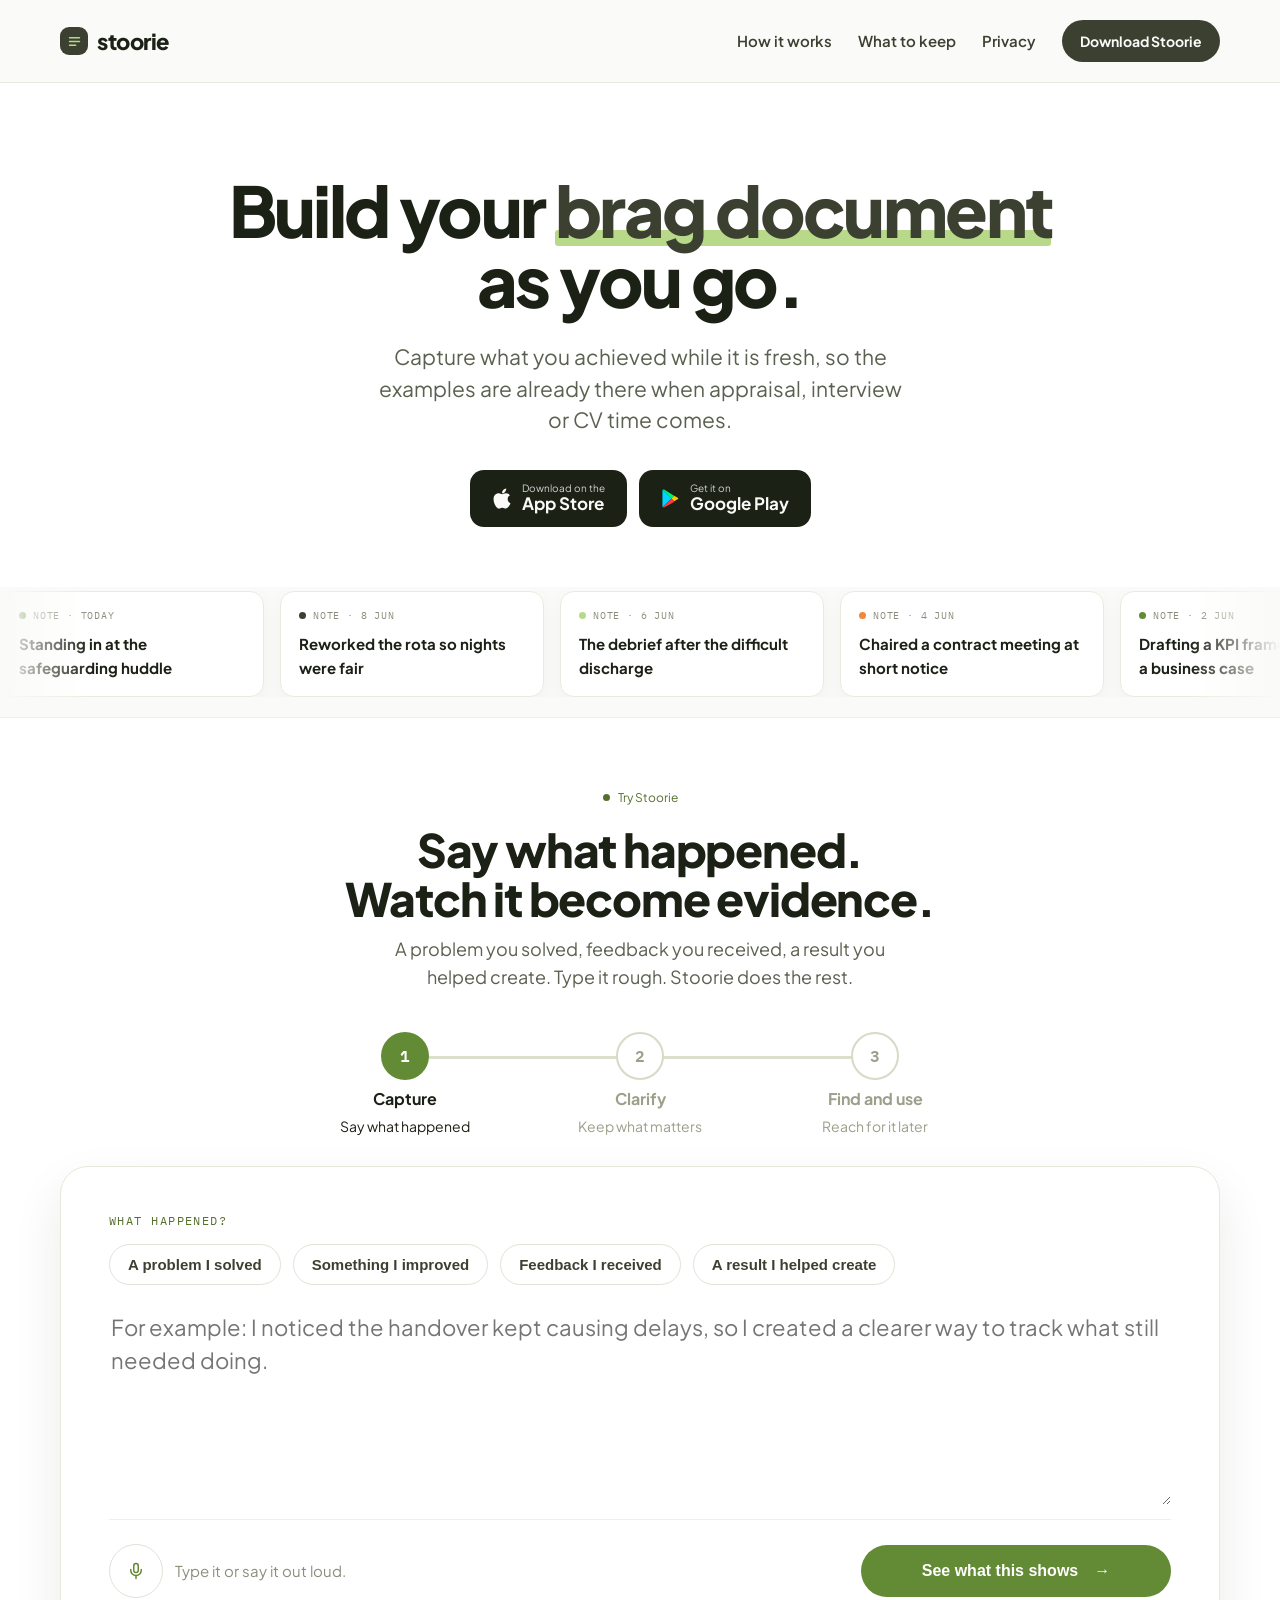
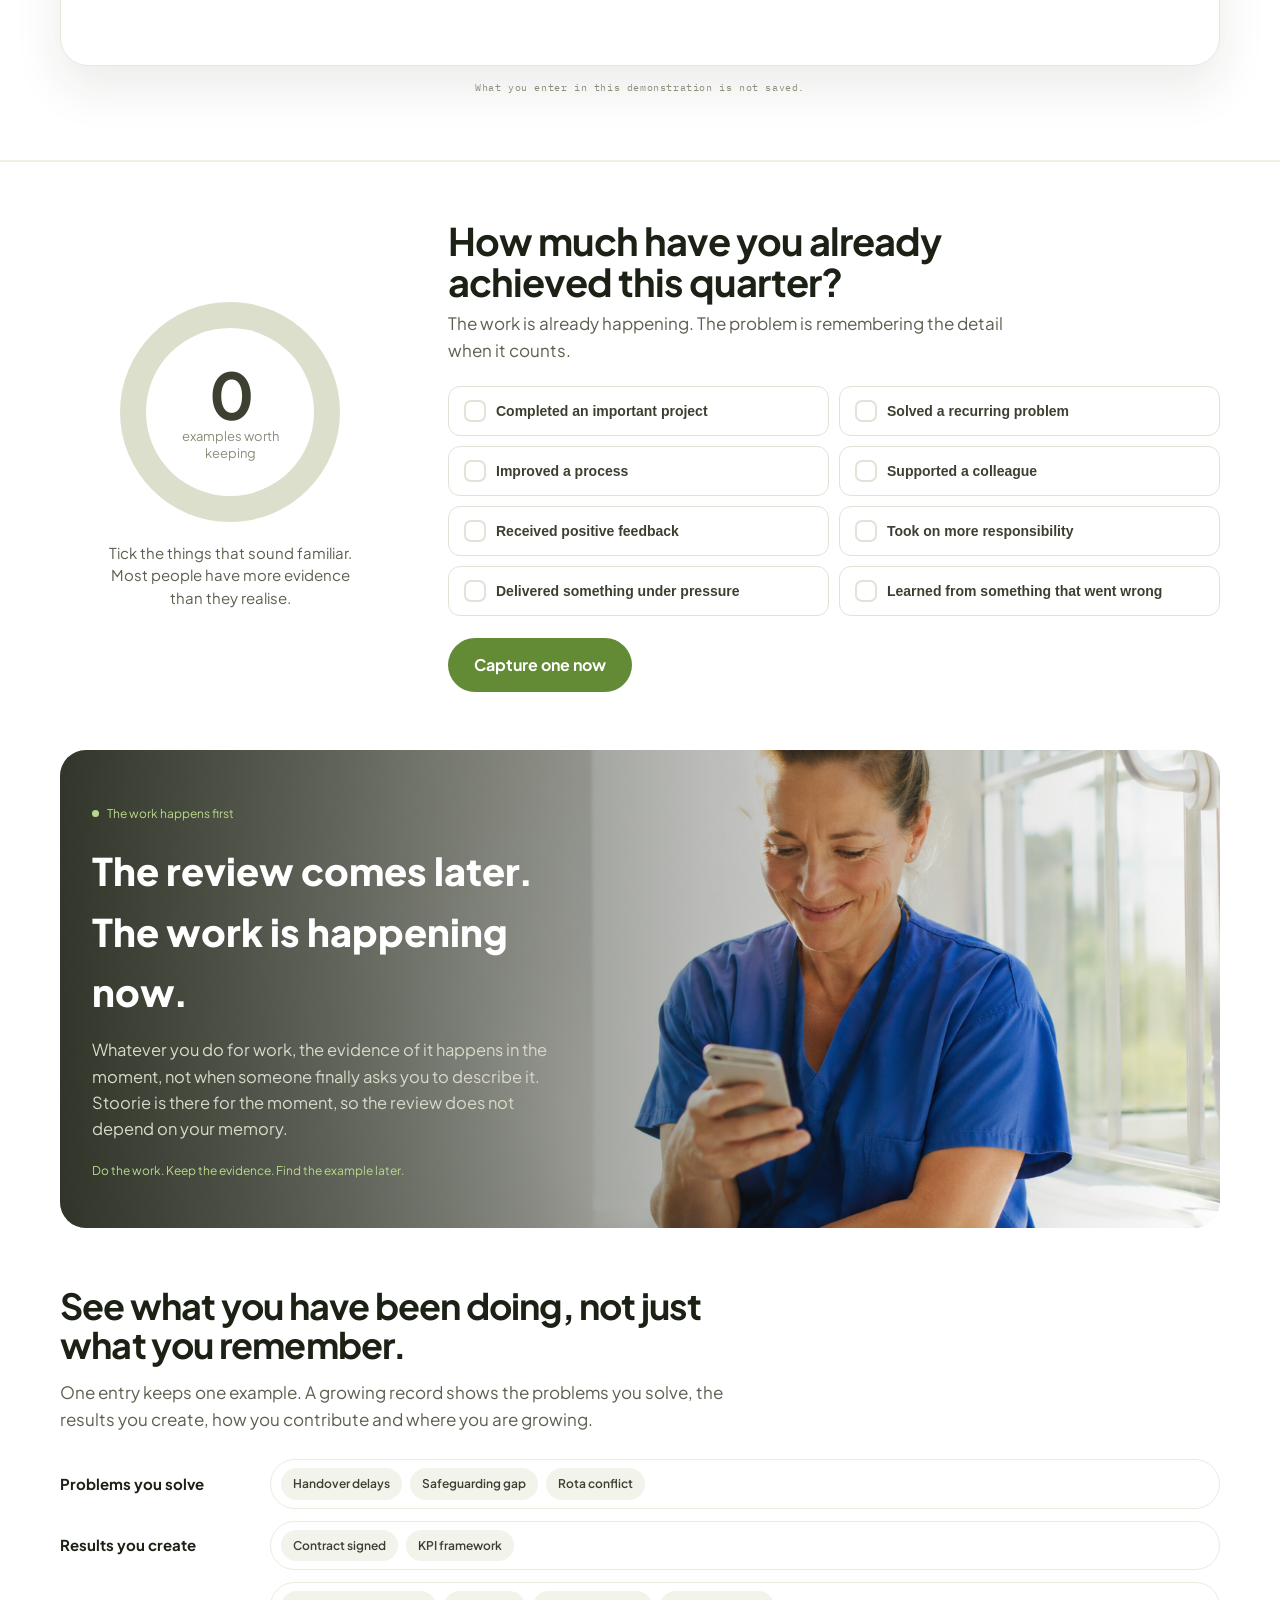
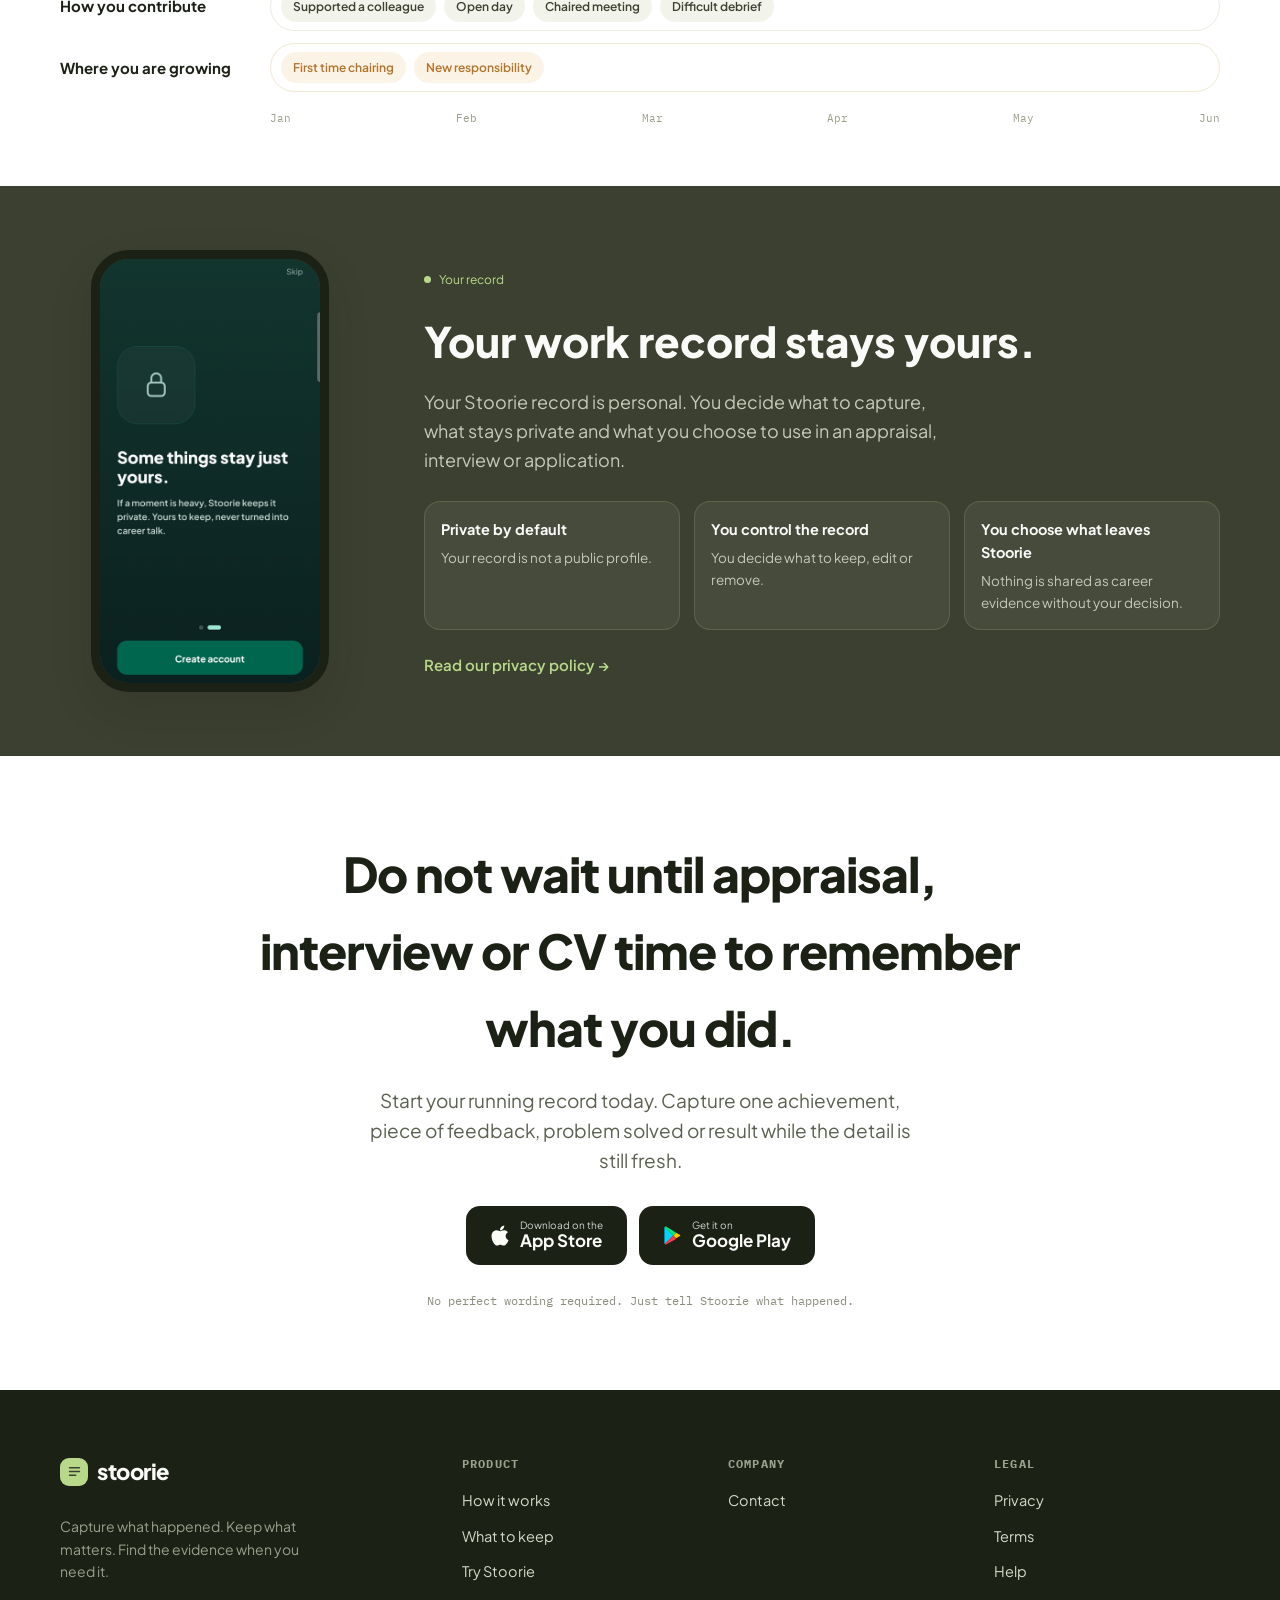
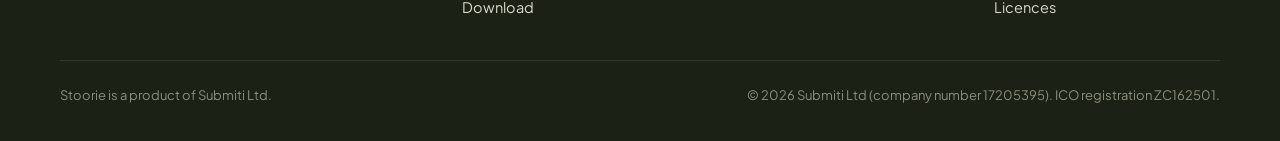
<file: index.html>
<!doctype html>
<html lang="en">
<head>
<meta charset="utf-8" />
<meta name="viewport" content="width=device-width, initial-scale=1" />
<title>Stoorie | Brag document, build yours as you go</title>
<meta name="description" content="Stoorie helps you capture your achievements, feedback and results while they are still fresh, so your examples are ready for appraisals, interviews, CV updates and promotions." />
<link rel="preconnect" href="https://fonts.googleapis.com" />
<link rel="preconnect" href="https://fonts.gstatic.com" crossorigin />
<link href="https://fonts.googleapis.com/css2?family=IBM+Plex+Mono:wght@400;500;600&family=Plus+Jakarta+Sans:wght@400;500;600;700;800&display=swap" rel="stylesheet" />
<link rel="stylesheet" href="styles.css" />
</head>
<body>
<header class="site-head"><div class="wrap">
  <a class="brand" href="index.html"><span class="mark"><svg width="15" height="15" viewBox="0 0 24 24" fill="none" stroke="#B8D989" stroke-width="2.2" stroke-linecap="round" stroke-linejoin="round"><path d="M4 6h16M4 12h16M4 18h10"></path></svg></span><span>stoorie</span></a>
  <nav class="nav">
    <a class="navlink" href="#try">How it works</a>
    <a class="navlink" href="#keep">What to keep</a>
    <a class="navlink" href="privacy.html">Privacy</a>
    <a class="pill pill-cta hide-sm" href="download.html">Download Stoorie</a>
  </nav>
</div></header>
<section class="hero hero-statement"><div class="wrap">
  <h1>Build your <span class="hero-highlight">brag document</span> as you go.</h1>
  <p class="lead">Capture what you achieved while it is fresh, so the examples are already there when appraisal, interview or CV time comes.</p>
  <div class="store-row">
  <a class="store-btn" href="https://testflight.apple.com/join/TdhqrNe7" target="_blank" rel="noopener"><svg viewBox="0 0 384 512" width="20" height="23" fill="currentColor"><path d="M318.7 268.7c-.2-36.7 16.4-64.4 50-84.8-18.8-26.9-47.2-41.7-84.7-44.6-35.5-2.8-74.3 20.7-88.5 20.7-15 0-49.4-19.7-76.4-19.7C63.3 141.2 4 184.8 4 273.5q0 39.3 14.4 81.2c12.8 36.7 59 126.7 107.2 125.2 25.2-.6 43-17.9 75.8-17.9 31.8 0 48.3 17.9 76.4 17.9 48.6-.7 90.4-82.5 102.6-119.3-65.2-30.7-61.7-90-61.7-91.9zm-56.6-164.2c27.3-32.4 24.8-61.9 24-72.5-24.1 1.4-52 16.4-67.9 34.9-17.5 19.8-27.8 44.3-25.6 71.9 26.1 2 49.9-11.4 69.5-34.3z"></path></svg><span class="lines"><span class="top">Download on the</span><span class="bottom">App Store</span></span></a>
  <a class="store-btn" href="https://play.google.com/store/apps/details?id=com.submiti.stoorie" target="_blank" rel="noopener"><svg viewBox="0 0 512 512" width="19" height="21"><path fill="#00D4FF" d="M47 24C42 27 39 33 39 41v430c0 8 3 14 8 17l232-232z"></path><path fill="#00F076" d="M47 24l232 232 74-74L83 16C69 8 55 13 47 24z"></path><path fill="#FFC900" d="M353 182l-74 74 74 74 96-52c23-13 23-31 0-44z"></path><path fill="#FF3A44" d="M279 256L47 488c8 11 22 16 36 8l270-148z"></path></svg><span class="lines"><span class="top">Get it on</span><span class="bottom">Google Play</span></span></a></div>
</div></section>

<section class="marquee-band"><div class="marquee-mask">
  <div class="marquee-track">
    <div class="note-card"><div class="meta"><span class="dot" style="background:#638A35"></span>Note · today</div><div class="title">Standing in at the safeguarding huddle</div></div>
<div class="note-card"><div class="meta"><span class="dot" style="background:#3C4030"></span>Note · 8 Jun</div><div class="title">Reworked the rota so nights were fair</div></div>
<div class="note-card"><div class="meta"><span class="dot" style="background:#B8D989"></span>Note · 6 Jun</div><div class="title">The debrief after the difficult discharge</div></div>
<div class="note-card"><div class="meta"><span class="dot" style="background:#F0873E"></span>Note · 4 Jun</div><div class="title">Chaired a contract meeting at short notice</div></div>
<div class="note-card"><div class="meta"><span class="dot" style="background:#638A35"></span>Note · 2 Jun</div><div class="title">Drafting a KPI framework from a business case</div></div>
<div class="note-card"><div class="meta"><span class="dot" style="background:#3C4030"></span>Note · 1 Jun</div><div class="title">Held the community open day together</div></div>
    <div class="note-card"><div class="meta"><span class="dot" style="background:#638A35"></span>Note · today</div><div class="title">Standing in at the safeguarding huddle</div></div>
<div class="note-card"><div class="meta"><span class="dot" style="background:#3C4030"></span>Note · 8 Jun</div><div class="title">Reworked the rota so nights were fair</div></div>
<div class="note-card"><div class="meta"><span class="dot" style="background:#B8D989"></span>Note · 6 Jun</div><div class="title">The debrief after the difficult discharge</div></div>
<div class="note-card"><div class="meta"><span class="dot" style="background:#F0873E"></span>Note · 4 Jun</div><div class="title">Chaired a contract meeting at short notice</div></div>
<div class="note-card"><div class="meta"><span class="dot" style="background:#638A35"></span>Note · 2 Jun</div><div class="title">Drafting a KPI framework from a business case</div></div>
<div class="note-card"><div class="meta"><span class="dot" style="background:#3C4030"></span>Note · 1 Jun</div><div class="title">Held the community open day together</div></div>
  </div>
</div></section>

<section class="section demo-section corrected-demo" id="try"><div class="wrap">
  <div class="section-head">
    <div class="eyebrow" style="justify-content:center"><span class="dot"></span>Try Stoorie</div>
    <h2>Say what happened. Watch it become evidence.</h2>
    <p>A problem you solved, feedback you received, a result you helped create. Type it rough. Stoorie does the rest.</p>
  </div>
  <div class="stage-rail" data-demo-stage="0">
    <div class="stage-line"><span></span></div>
    <div class="stage-node active"><span class="stage-number">1</span><strong>Capture</strong><small>Say what happened</small></div>
    <div class="stage-node"><span class="stage-number">2</span><strong>Clarify</strong><small>Keep what matters</small></div>
    <div class="stage-node"><span class="stage-number">3</span><strong>Find and use</strong><small>Reach for it later</small></div>
  </div>
  <div class="demo-stage-card">
    <div class="demo-card demo-entry">
      <span class="demo-label">What happened?</span>
      <div class="chip-row">
        <button type="button" class="chip" data-example="problem">A problem I solved</button>
        <button type="button" class="chip" data-example="improved">Something I improved</button>
        <button type="button" class="chip" data-example="feedback">Feedback I received</button>
        <button type="button" class="chip" data-example="result">A result I helped create</button>
      </div>
      <form data-demo-form>
        <textarea class="demo-input" placeholder="For example: I noticed the handover kept causing delays, so I created a clearer way to track what still needed doing."></textarea>
        <div class="demo-actions">
          <button type="button" class="mic-btn" data-demo-mic aria-label="Record">
            <svg width="18" height="18" viewBox="0 0 24 24" fill="none" stroke="#638A35" stroke-width="2" stroke-linecap="round" stroke-linejoin="round"><path d="M12 2a3 3 0 0 0-3 3v6a3 3 0 0 0 6 0V5a3 3 0 0 0-3-3z"></path><path d="M19 10v1a7 7 0 0 1-14 0v-1"></path><path d="M12 18v4"></path></svg>
          </button>
          <span class="mic-note" data-demo-mic-note>Type it or say it out loud.</span>
          <button type="submit" class="submit-btn" data-demo-submit>See what this shows <span aria-hidden="true">&#8594;</span></button>
        </div>
      </form>
    </div>
    <div class="demo-card demo-output" data-demo-output hidden></div>
  </div>
  <div class="demo-fineprint">What you enter in this demonstration is not saved.</div>
</div></section>

<section class="section corrected-checklist" id="keep"><div class="wrap checklist-layout">
  <div class="scoreboard">
    <div class="score-ring" data-score-ring><div><strong data-score-count>0</strong><span data-score-word>examples worth keeping</span></div></div>
    <p data-tally-sub>Tick the things that sound familiar. Most people have more evidence than they realise.</p>
  </div>
  <div class="checklist-copy">
    <h2>How much have you already achieved this quarter?</h2>
    <p>The work is already happening. The problem is remembering the detail when it counts.</p>
    <div class="check-grid">
      <button type="button" class="check-item"><span class="box"><svg width="12" height="12" viewBox="0 0 24 24" fill="none" stroke="#fff" stroke-width="3" stroke-linecap="round" stroke-linejoin="round"><path d="M20 6 9 17l-5-5"></path></svg></span>Completed an important project</button>
<button type="button" class="check-item"><span class="box"><svg width="12" height="12" viewBox="0 0 24 24" fill="none" stroke="#fff" stroke-width="3" stroke-linecap="round" stroke-linejoin="round"><path d="M20 6 9 17l-5-5"></path></svg></span>Solved a recurring problem</button>
<button type="button" class="check-item"><span class="box"><svg width="12" height="12" viewBox="0 0 24 24" fill="none" stroke="#fff" stroke-width="3" stroke-linecap="round" stroke-linejoin="round"><path d="M20 6 9 17l-5-5"></path></svg></span>Improved a process</button>
<button type="button" class="check-item"><span class="box"><svg width="12" height="12" viewBox="0 0 24 24" fill="none" stroke="#fff" stroke-width="3" stroke-linecap="round" stroke-linejoin="round"><path d="M20 6 9 17l-5-5"></path></svg></span>Supported a colleague</button>
<button type="button" class="check-item"><span class="box"><svg width="12" height="12" viewBox="0 0 24 24" fill="none" stroke="#fff" stroke-width="3" stroke-linecap="round" stroke-linejoin="round"><path d="M20 6 9 17l-5-5"></path></svg></span>Received positive feedback</button>
<button type="button" class="check-item"><span class="box"><svg width="12" height="12" viewBox="0 0 24 24" fill="none" stroke="#fff" stroke-width="3" stroke-linecap="round" stroke-linejoin="round"><path d="M20 6 9 17l-5-5"></path></svg></span>Took on more responsibility</button>
<button type="button" class="check-item"><span class="box"><svg width="12" height="12" viewBox="0 0 24 24" fill="none" stroke="#fff" stroke-width="3" stroke-linecap="round" stroke-linejoin="round"><path d="M20 6 9 17l-5-5"></path></svg></span>Delivered something under pressure</button>
<button type="button" class="check-item"><span class="box"><svg width="12" height="12" viewBox="0 0 24 24" fill="none" stroke="#fff" stroke-width="3" stroke-linecap="round" stroke-linejoin="round"><path d="M20 6 9 17l-5-5"></path></svg></span>Learned from something that went wrong</button>
    </div>
    <a class="pill pill-act" href="#try">Capture one now</a>
  </div>
</div></section>

<section class="photo-band-wrap"><div class="wrap">
  <div class="photo-band" style="background-image:url('assets/photo-nurse.jpg')">
    <div class="photo-band-content">
      <div class="eyebrow"><span class="dot" style="background:#B8D989"></span>The work happens first</div>
      <h2>The review comes later. The work is happening now.</h2>
      <p>Whatever you do for work, the evidence of it happens in the moment, not when someone finally asks you to describe it. Stoorie is there for the moment, so the review does not depend on your memory.</p>
      <div class="tagline">Do the work. Keep the evidence. Find the example later.</div>
    </div>
  </div>
</div></section>

<section class="section patterns-section"><div class="wrap">
  <div class="patterns-head">
    <h2>See what you have been doing, not just what you remember.</h2>
    <p>One entry keeps one example. A growing record shows the problems you solve, the results you create, how you contribute and where you are growing.</p>
  </div>
  <div class="pattern-rows">
    <div class="pattern-row"><strong>Problems you solve</strong><div><span>Handover delays</span><span>Safeguarding gap</span><span>Rota conflict</span></div></div>
    <div class="pattern-row"><strong>Results you create</strong><div><span>Contract signed</span><span>KPI framework</span></div></div>
    <div class="pattern-row"><strong>How you contribute</strong><div><span>Supported a colleague</span><span>Open day</span><span>Chaired meeting</span><span>Difficult debrief</span></div></div>
    <div class="pattern-row growth"><strong>Where you are growing</strong><div><span>First time chairing</span><span>New responsibility</span></div></div>
    <div class="pattern-months"><span>Jan</span><span>Feb</span><span>Mar</span><span>Apr</span><span>May</span><span>Jun</span></div>
  </div>
</div></section>

<section class="privacy-section"><div class="wrap">
  <div class="privacy-grid">
    <div class="phone-mock"><img src="assets/scr-privacy.png" alt="Stoorie privacy screen" loading="lazy" /></div>
    <div>
      <div class="eyebrow"><span class="dot" style="background:#B8D989"></span>Your record</div>
      <h2>Your work record stays yours.</h2>
      <p class="lead-text">Your Stoorie record is personal. You decide what to capture, what stays private and what you choose to use in an appraisal, interview or application.</p>
      <div class="mini-cards">
        <div class="mini-card"><div class="t">Private by default</div><div class="d">Your record is not a public profile.</div></div>
        <div class="mini-card"><div class="t">You control the record</div><div class="d">You decide what to keep, edit or remove.</div></div>
        <div class="mini-card"><div class="t">You choose what leaves Stoorie</div><div class="d">Nothing is shared as career evidence without your decision.</div></div>
      </div>
      <a class="readmore" href="privacy.html">Read our privacy policy &rarr;</a>
    </div>
  </div>
</div></section>

<section class="final-cta"><div class="wrap">
  <h2>Do not wait until appraisal, interview or CV time to remember what you did.</h2>
  <p class="lead">Start your running record today. Capture one achievement, piece of feedback, problem solved or result while the detail is still fresh.</p>
  <div class="store-row">
  <a class="store-btn" href="https://testflight.apple.com/join/TdhqrNe7" target="_blank" rel="noopener"><svg viewBox="0 0 384 512" width="20" height="23" fill="currentColor"><path d="M318.7 268.7c-.2-36.7 16.4-64.4 50-84.8-18.8-26.9-47.2-41.7-84.7-44.6-35.5-2.8-74.3 20.7-88.5 20.7-15 0-49.4-19.7-76.4-19.7C63.3 141.2 4 184.8 4 273.5q0 39.3 14.4 81.2c12.8 36.7 59 126.7 107.2 125.2 25.2-.6 43-17.9 75.8-17.9 31.8 0 48.3 17.9 76.4 17.9 48.6-.7 90.4-82.5 102.6-119.3-65.2-30.7-61.7-90-61.7-91.9zm-56.6-164.2c27.3-32.4 24.8-61.9 24-72.5-24.1 1.4-52 16.4-67.9 34.9-17.5 19.8-27.8 44.3-25.6 71.9 26.1 2 49.9-11.4 69.5-34.3z"></path></svg><span class="lines"><span class="top">Download on the</span><span class="bottom">App Store</span></span></a>
  <a class="store-btn" href="https://play.google.com/store/apps/details?id=com.submiti.stoorie" target="_blank" rel="noopener"><svg viewBox="0 0 512 512" width="19" height="21"><path fill="#00D4FF" d="M47 24C42 27 39 33 39 41v430c0 8 3 14 8 17l232-232z"></path><path fill="#00F076" d="M47 24l232 232 74-74L83 16C69 8 55 13 47 24z"></path><path fill="#FFC900" d="M353 182l-74 74 74 74 96-52c23-13 23-31 0-44z"></path><path fill="#FF3A44" d="M279 256L47 488c8 11 22 16 36 8l270-148z"></path></svg><span class="lines"><span class="top">Get it on</span><span class="bottom">Google Play</span></span></a></div>
  <div class="fine">No perfect wording required. Just tell Stoorie what happened.</div>
</div></section>
<footer class="site-foot"><div class="wrap">
  <div class="foot-grid">
    <div class="foot-brand">
      <a class="brand" href="index.html"><span class="mark"><svg width="15" height="15" viewBox="0 0 24 24" fill="none" stroke="#B8D989" stroke-width="2.2" stroke-linecap="round" stroke-linejoin="round"><path d="M4 6h16M4 12h16M4 18h10"></path></svg></span><span>stoorie</span></a>
      <p>Capture what happened. Keep what matters. Find the evidence when you need it.</p>
    </div>
    <div class="foot-col">
      <h4>Product</h4>
      <ul>
        <li><a href="index.html#try">How it works</a></li>
        <li><a href="index.html#keep">What to keep</a></li>
        <li><a href="index.html#try">Try Stoorie</a></li>
        <li><a href="download.html">Download</a></li>
      </ul>
    </div>
    <div class="foot-col">
      <h4>Company</h4>
      <ul>
        <li><a href="contact.html">Contact</a></li>
      </ul>
    </div>
    <div class="foot-col">
      <h4>Legal</h4>
      <ul>
        <li><a href="privacy.html">Privacy</a></li>
        <li><a href="terms.html">Terms</a></li>
        <li><a href="help.html">Help</a></li>
        <li><a href="licences.html">Licences</a></li>
      </ul>
    </div>
  </div>
  <div class="foot-bottom">
    <span>Stoorie is a product of Submiti Ltd.</span>
    <span>&copy; 2026 Submiti Ltd (company number 17205395). ICO registration ZC162501.</span>
  </div>
</div></footer>
<script src="site.js"></script>
</body>
</html>
</file>
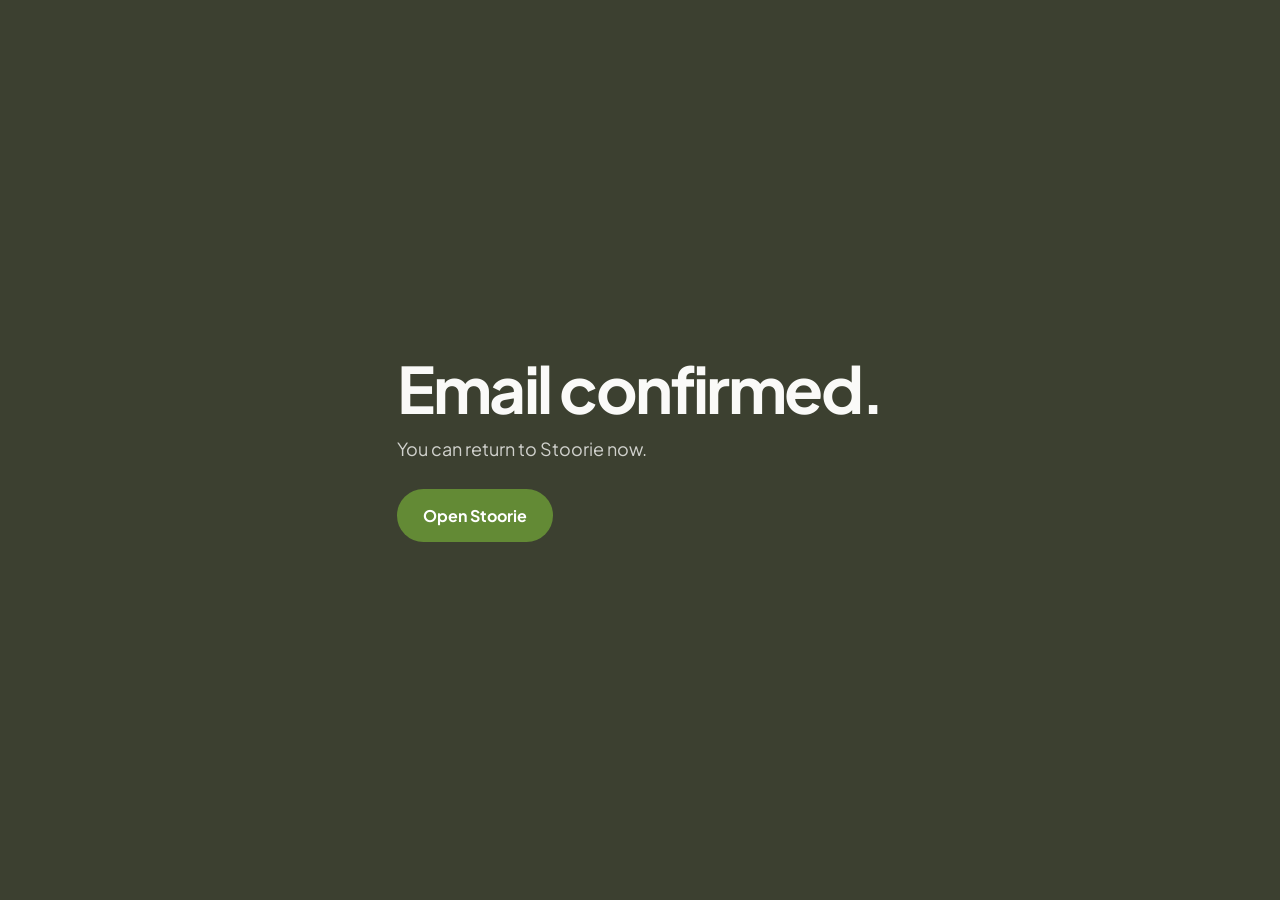
<file: auth-callback.html>
<!doctype html>
<html lang="en">
<head>
<meta charset="utf-8" />
<meta name="viewport" content="width=device-width, initial-scale=1" />
<title>Return to Stoorie</title>
<meta name="description" content="Your Stoorie email has been confirmed." />
<link rel="preconnect" href="https://fonts.googleapis.com" />
<link rel="preconnect" href="https://fonts.gstatic.com" crossorigin />
<link href="https://fonts.googleapis.com/css2?family=IBM+Plex+Mono:wght@400;500&family=Plus+Jakarta+Sans:wght@400;500;600;700;800&display=swap" rel="stylesheet" />
<link rel="stylesheet" href="styles.css" />
<style>
  .callback {
    min-height: 100vh;
    display: grid;
    align-items: center;
    background: var(--olive);
    color: var(--paper);
  }
  .callback .wrap { max-width: 640px; }
  .callback h1 {
    margin: 0 0 16px;
    font-size: clamp(34px, 8vw, 64px);
    line-height: .95;
    letter-spacing: -0.04em;
  }
  .callback p {
    color: rgba(250,250,248,.78);
    font-size: 18px;
    line-height: 1.55;
    margin: 0 0 26px;
  }
</style>
</head>
<body>
<main class="callback">
  <div class="wrap">
    <h1>Email confirmed.</h1>
    <p>You can return to Stoorie now.</p>
    <a class="pill pill-act" id="open-app" href="stoorie://auth-callback">Open Stoorie</a>
  </div>
</main>
<script>
  const target = 'stoorie://auth-callback' + window.location.search + window.location.hash;
  const link = document.getElementById('open-app');
  link.href = target;
  window.setTimeout(() => {
    window.location.href = target;
  }, 250);
</script>
</body>
</html>
</file>
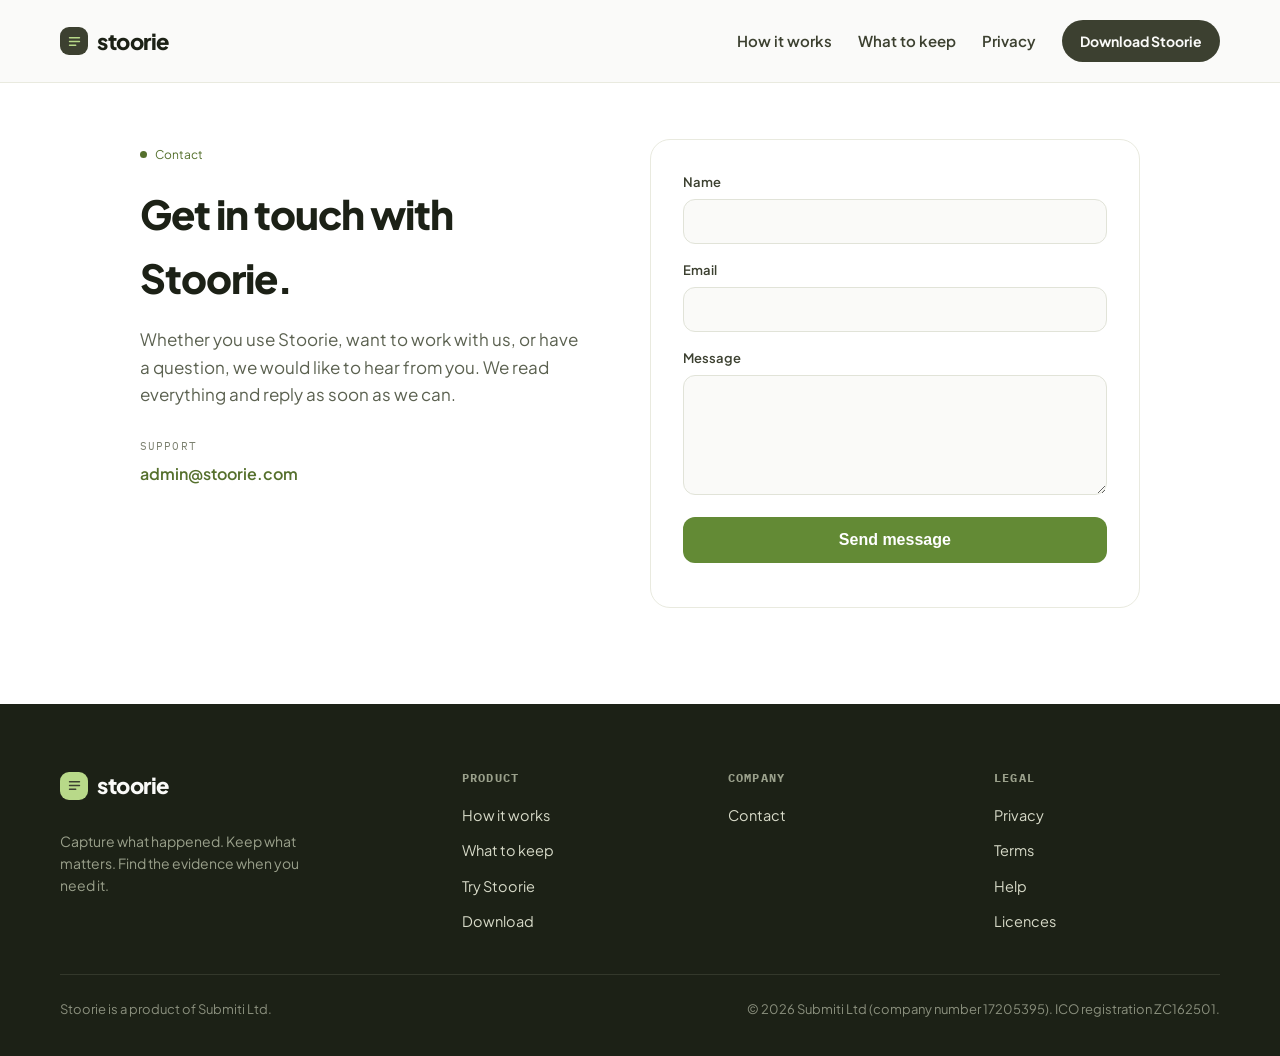
<file: contact.html>
<!doctype html>
<html lang="en">
<head>
<meta charset="utf-8" />
<meta name="viewport" content="width=device-width, initial-scale=1" />
<title>Contact, Stoorie</title>
<meta name="description" content="Get in touch with Stoorie for support, partnerships or press." />
<link rel="preconnect" href="https://fonts.googleapis.com" />
<link rel="preconnect" href="https://fonts.gstatic.com" crossorigin />
<link href="https://fonts.googleapis.com/css2?family=IBM+Plex+Mono:wght@400;500;600&family=Plus+Jakarta+Sans:wght@400;500;600;700;800&display=swap" rel="stylesheet" />
<link rel="stylesheet" href="styles.css" />
</head>
<body>
<header class="site-head"><div class="wrap">
  <a class="brand" href="index.html"><span class="mark"><svg width="15" height="15" viewBox="0 0 24 24" fill="none" stroke="#B8D989" stroke-width="2.2" stroke-linecap="round" stroke-linejoin="round"><path d="M4 6h16M4 12h16M4 18h10"></path></svg></span><span>stoorie</span></a>
  <nav class="nav">
    <a class="navlink" href="index.html#try">How it works</a>
    <a class="navlink" href="index.html#keep">What to keep</a>
    <a class="navlink" href="privacy.html">Privacy</a>
    <a class="pill pill-cta hide-sm" href="download.html">Download Stoorie</a>
  </nav>
</div></header>
<div class="contact-grid">
  <div>
    <div class="eyebrow"><span class="dot"></span>Contact</div>
    <h1>Get in touch with Stoorie.</h1>
    <p>Whether you use Stoorie, want to work with us, or have a question, we would like to hear from you. We read everything and reply as soon as we can.</p>
    <div class="contact-list">
      <div><div class="k">Support</div><a class="v" href="mailto:admin@stoorie.com">admin@stoorie.com</a></div>
    </div>
  </div>
  <div class="contact-form">
    <form data-contact-form>
      <div class="field"><label for="c-name">Name</label><input id="c-name" name="name" type="text" required /></div>
      <div class="field"><label for="c-email">Email</label><input id="c-email" name="email" type="email" required /></div>
      <div class="field"><label for="c-message">Message</label><textarea id="c-message" name="message" required></textarea></div>
      <input type="text" name="company" tabindex="-1" autocomplete="off" style="position:absolute;left:-9999px" aria-hidden="true" />
      <button type="submit" class="submit-btn" data-contact-submit>Send message</button>
      <div class="form-error" data-contact-error></div>
    </form>
  </div>
</div>
<footer class="site-foot"><div class="wrap">
  <div class="foot-grid">
    <div class="foot-brand">
      <a class="brand" href="index.html"><span class="mark"><svg width="15" height="15" viewBox="0 0 24 24" fill="none" stroke="#B8D989" stroke-width="2.2" stroke-linecap="round" stroke-linejoin="round"><path d="M4 6h16M4 12h16M4 18h10"></path></svg></span><span>stoorie</span></a>
      <p>Capture what happened. Keep what matters. Find the evidence when you need it.</p>
    </div>
    <div class="foot-col">
      <h4>Product</h4>
      <ul>
        <li><a href="index.html#try">How it works</a></li>
        <li><a href="index.html#keep">What to keep</a></li>
        <li><a href="index.html#try">Try Stoorie</a></li>
        <li><a href="download.html">Download</a></li>
      </ul>
    </div>
    <div class="foot-col">
      <h4>Company</h4>
      <ul>
        <li><a href="contact.html">Contact</a></li>
      </ul>
    </div>
    <div class="foot-col">
      <h4>Legal</h4>
      <ul>
        <li><a href="privacy.html">Privacy</a></li>
        <li><a href="terms.html">Terms</a></li>
        <li><a href="help.html">Help</a></li>
        <li><a href="licences.html">Licences</a></li>
      </ul>
    </div>
  </div>
  <div class="foot-bottom">
    <span>Stoorie is a product of Submiti Ltd.</span>
    <span>&copy; 2026 Submiti Ltd (company number 17205395). ICO registration ZC162501.</span>
  </div>
</div></footer>
<script src="site.js"></script>
</body>
</html>
</file>
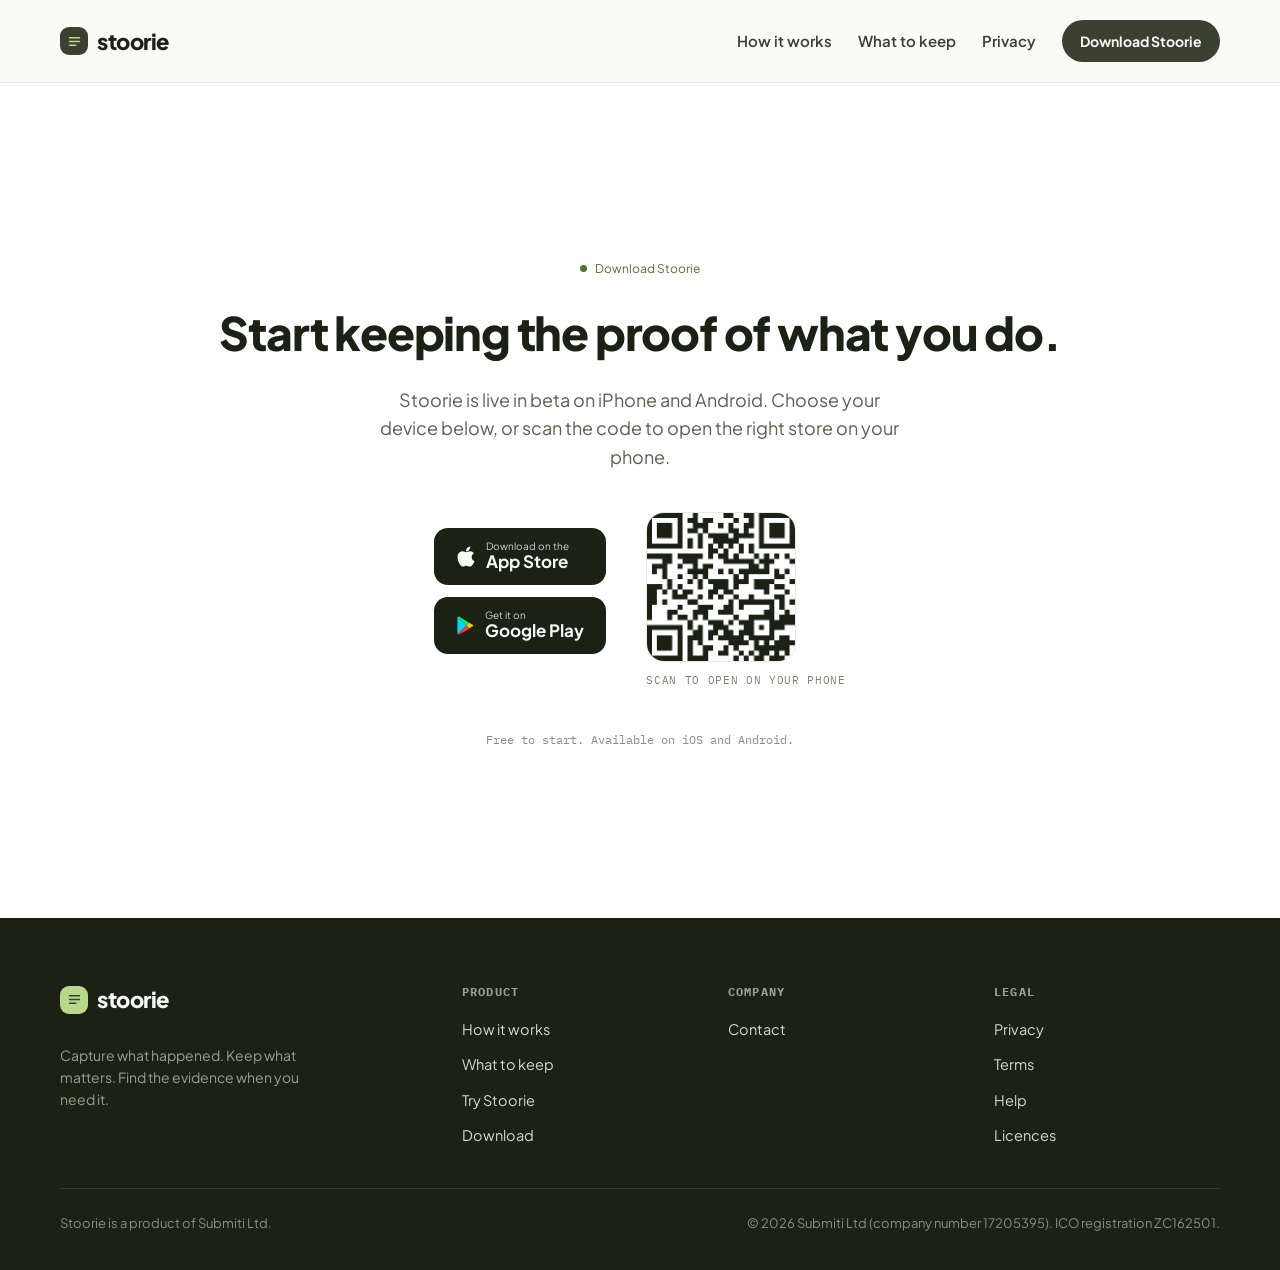
<file: download.html>
<!doctype html>
<html lang="en">
<head>
<meta charset="utf-8" />
<meta name="viewport" content="width=device-width, initial-scale=1" />
<title>Download, Stoorie</title>
<meta name="description" content="Download Stoorie on iPhone or Android." />
<link rel="preconnect" href="https://fonts.googleapis.com" />
<link rel="preconnect" href="https://fonts.gstatic.com" crossorigin />
<link href="https://fonts.googleapis.com/css2?family=IBM+Plex+Mono:wght@400;500;600&family=Plus+Jakarta+Sans:wght@400;500;600;700;800&display=swap" rel="stylesheet" />
<link rel="stylesheet" href="styles.css" />
</head>
<body>
<header class="site-head"><div class="wrap">
  <a class="brand" href="index.html"><span class="mark"><svg width="15" height="15" viewBox="0 0 24 24" fill="none" stroke="#B8D989" stroke-width="2.2" stroke-linecap="round" stroke-linejoin="round"><path d="M4 6h16M4 12h16M4 18h10"></path></svg></span><span>stoorie</span></a>
  <nav class="nav">
    <a class="navlink" href="index.html#try">How it works</a>
    <a class="navlink" href="index.html#keep">What to keep</a>
    <a class="navlink" href="privacy.html">Privacy</a>
    <a class="pill pill-cta hide-sm" href="download.html">Download Stoorie</a>
  </nav>
</div></header>
<div class="download-hero"><div class="inner">
  <div class="eyebrow" style="justify-content:center"><span class="dot"></span>Download Stoorie</div>
  <h1>Start keeping the proof of what you do.</h1>
  <p>Stoorie is live in beta on iPhone and Android. Choose your device below, or scan the code to open the right store on your phone.</p>
  <div class="download-row">
    <div class="store-row" style="flex-direction:column">
  <a class="store-btn" href="https://testflight.apple.com/join/TdhqrNe7" target="_blank" rel="noopener"><svg viewBox="0 0 384 512" width="20" height="23" fill="currentColor"><path d="M318.7 268.7c-.2-36.7 16.4-64.4 50-84.8-18.8-26.9-47.2-41.7-84.7-44.6-35.5-2.8-74.3 20.7-88.5 20.7-15 0-49.4-19.7-76.4-19.7C63.3 141.2 4 184.8 4 273.5q0 39.3 14.4 81.2c12.8 36.7 59 126.7 107.2 125.2 25.2-.6 43-17.9 75.8-17.9 31.8 0 48.3 17.9 76.4 17.9 48.6-.7 90.4-82.5 102.6-119.3-65.2-30.7-61.7-90-61.7-91.9zm-56.6-164.2c27.3-32.4 24.8-61.9 24-72.5-24.1 1.4-52 16.4-67.9 34.9-17.5 19.8-27.8 44.3-25.6 71.9 26.1 2 49.9-11.4 69.5-34.3z"></path></svg><span class="lines"><span class="top">Download on the</span><span class="bottom">App Store</span></span></a>
  <a class="store-btn" href="https://play.google.com/store/apps/details?id=com.submiti.stoorie" target="_blank" rel="noopener"><svg viewBox="0 0 512 512" width="19" height="21"><path fill="#00D4FF" d="M47 24C42 27 39 33 39 41v430c0 8 3 14 8 17l232-232z"></path><path fill="#00F076" d="M47 24l232 232 74-74L83 16C69 8 55 13 47 24z"></path><path fill="#FFC900" d="M353 182l-74 74 74 74 96-52c23-13 23-31 0-44z"></path><path fill="#FF3A44" d="M279 256L47 488c8 11 22 16 36 8l270-148z"></path></svg><span class="lines"><span class="top">Get it on</span><span class="bottom">Google Play</span></span></a></div>
    <div>
      <div class="qr-box"><img src="assets/qr-download.png" alt="QR code to download Stoorie" /></div>
      <div class="qr-caption">Scan to open on your phone</div>
    </div>
  </div>
  <div class="download-fine">Free to start. Available on iOS and Android.</div>
</div></div>
<footer class="site-foot"><div class="wrap">
  <div class="foot-grid">
    <div class="foot-brand">
      <a class="brand" href="index.html"><span class="mark"><svg width="15" height="15" viewBox="0 0 24 24" fill="none" stroke="#B8D989" stroke-width="2.2" stroke-linecap="round" stroke-linejoin="round"><path d="M4 6h16M4 12h16M4 18h10"></path></svg></span><span>stoorie</span></a>
      <p>Capture what happened. Keep what matters. Find the evidence when you need it.</p>
    </div>
    <div class="foot-col">
      <h4>Product</h4>
      <ul>
        <li><a href="index.html#try">How it works</a></li>
        <li><a href="index.html#keep">What to keep</a></li>
        <li><a href="index.html#try">Try Stoorie</a></li>
        <li><a href="download.html">Download</a></li>
      </ul>
    </div>
    <div class="foot-col">
      <h4>Company</h4>
      <ul>
        <li><a href="contact.html">Contact</a></li>
      </ul>
    </div>
    <div class="foot-col">
      <h4>Legal</h4>
      <ul>
        <li><a href="privacy.html">Privacy</a></li>
        <li><a href="terms.html">Terms</a></li>
        <li><a href="help.html">Help</a></li>
        <li><a href="licences.html">Licences</a></li>
      </ul>
    </div>
  </div>
  <div class="foot-bottom">
    <span>Stoorie is a product of Submiti Ltd.</span>
    <span>&copy; 2026 Submiti Ltd (company number 17205395). ICO registration ZC162501.</span>
  </div>
</div></footer>
<script src="site.js"></script>
</body>
</html>
</file>
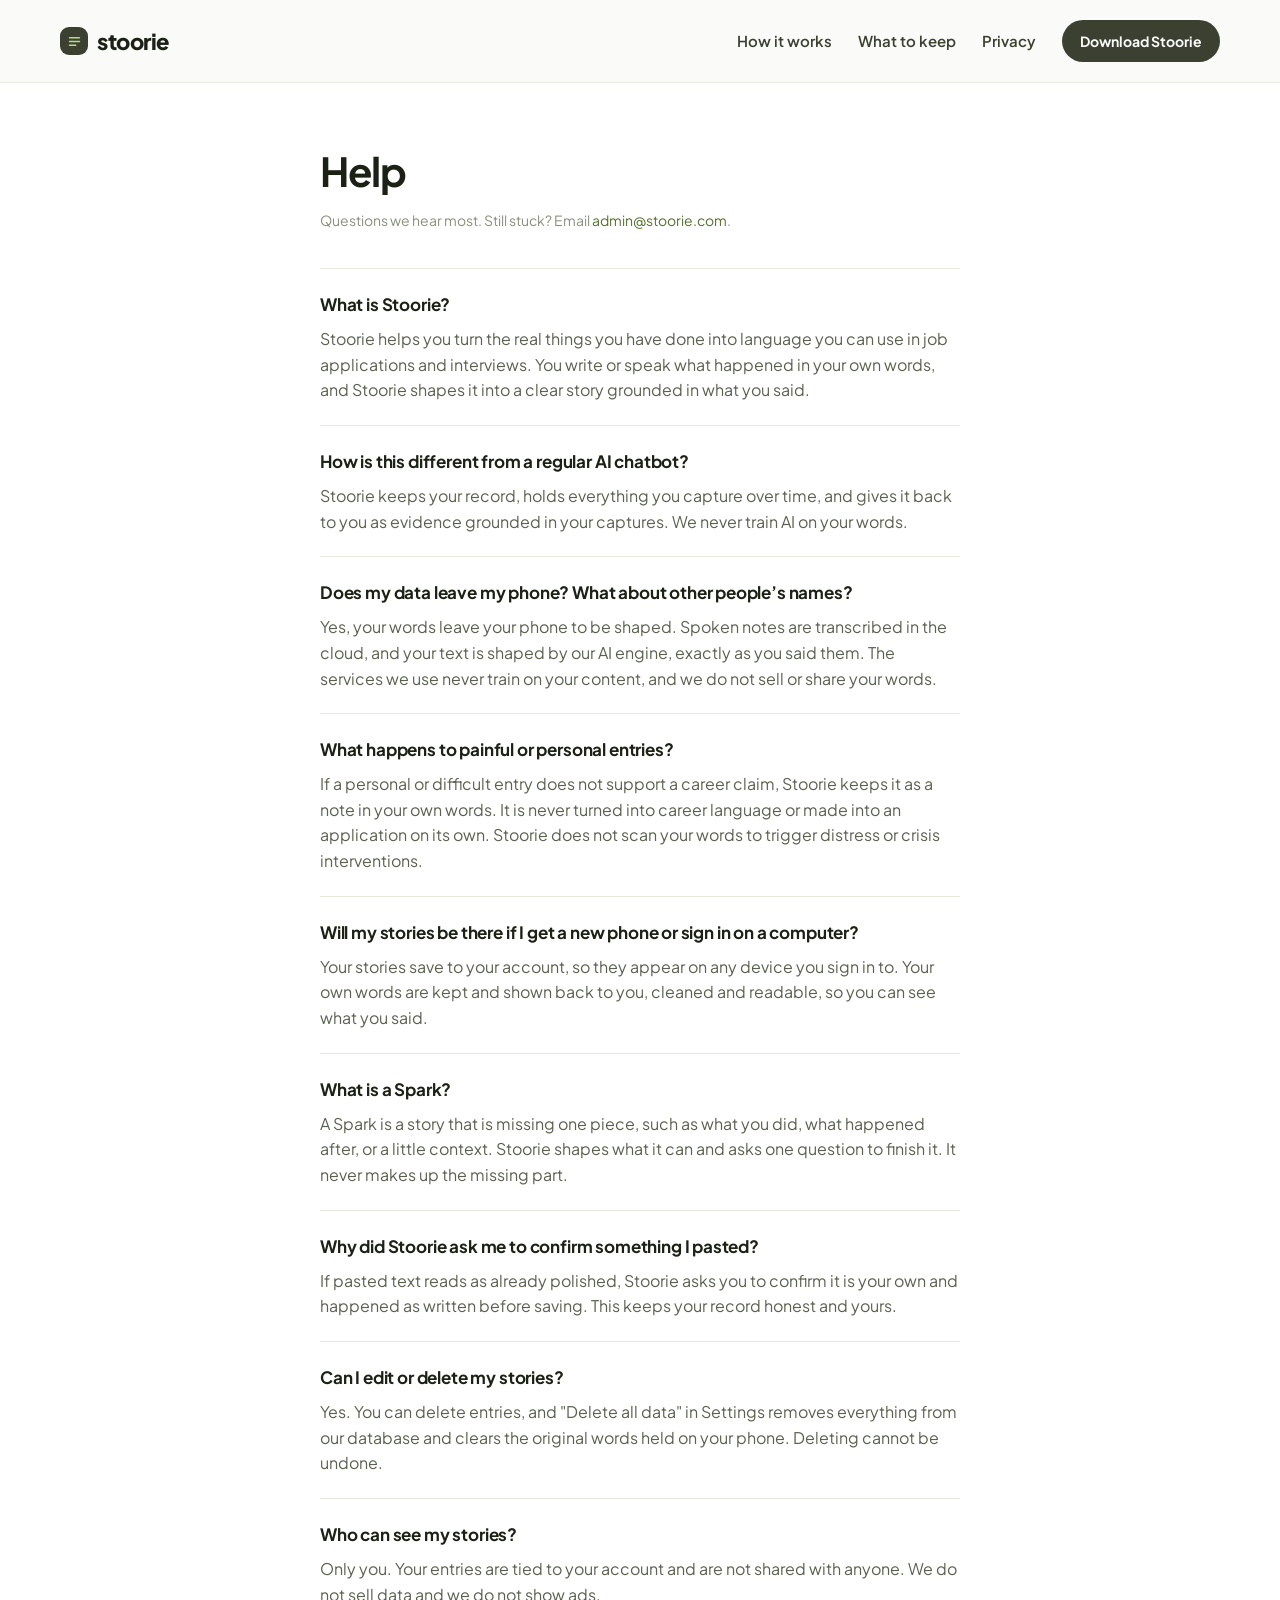
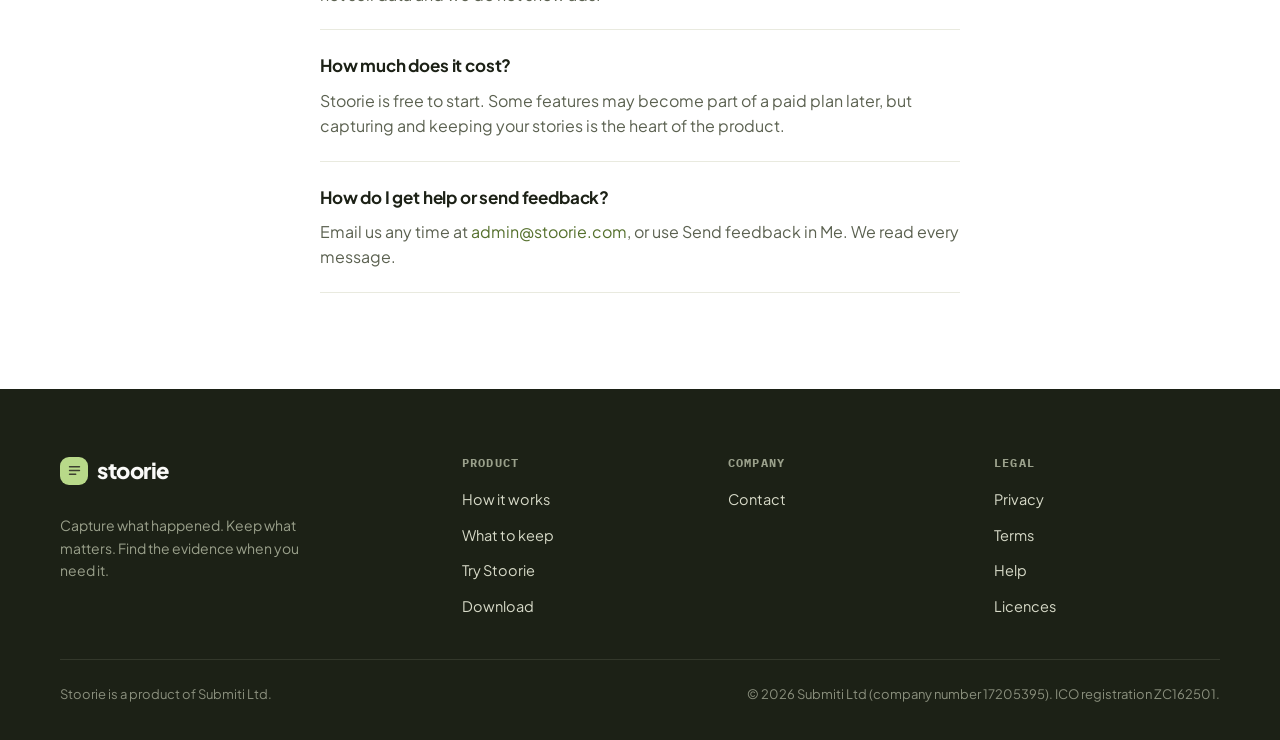
<file: help.html>
<!doctype html>
<html lang="en">
<head>
<meta charset="utf-8" />
<meta name="viewport" content="width=device-width, initial-scale=1" />
<title>Help, Stoorie</title>
<meta name="description" content="Answers to common questions about Stoorie." />
<link rel="preconnect" href="https://fonts.googleapis.com" />
<link rel="preconnect" href="https://fonts.gstatic.com" crossorigin />
<link href="https://fonts.googleapis.com/css2?family=IBM+Plex+Mono:wght@400;500;600&family=Plus+Jakarta+Sans:wght@400;500;600;700;800&display=swap" rel="stylesheet" />
<link rel="stylesheet" href="styles.css" />
</head>
<body>
<header class="site-head"><div class="wrap">
  <a class="brand" href="index.html"><span class="mark"><svg width="15" height="15" viewBox="0 0 24 24" fill="none" stroke="#B8D989" stroke-width="2.2" stroke-linecap="round" stroke-linejoin="round"><path d="M4 6h16M4 12h16M4 18h10"></path></svg></span><span>stoorie</span></a>
  <nav class="nav">
    <a class="navlink" href="index.html#try">How it works</a>
    <a class="navlink" href="index.html#keep">What to keep</a>
    <a class="navlink" href="privacy.html">Privacy</a>
    <a class="pill pill-cta hide-sm" href="download.html">Download Stoorie</a>
  </nav>
</div></header>
<main class="doc"><div class="wrap-narrow">
  <div class="doc-head">
    <h1>Help</h1>
    <div class="updated">Questions we hear most. Still stuck? Email <a href="mailto:admin@stoorie.com">admin@stoorie.com</a>.</div>
  </div>
  <div class="faq"><h3>What is Stoorie?</h3><p>Stoorie helps you turn the real things you have done into language you can use in job applications and interviews. You write or speak what happened in your own words, and Stoorie shapes it into a clear story grounded in what you said.</p></div>
<div class="faq"><h3>How is this different from a regular AI chatbot?</h3><p>Stoorie keeps your record, holds everything you capture over time, and gives it back to you as evidence grounded in your captures. We never train AI on your words.</p></div>
<div class="faq"><h3>Does my data leave my phone? What about other people’s names?</h3><p>Yes, your words leave your phone to be shaped. Spoken notes are transcribed in the cloud, and your text is shaped by our AI engine, exactly as you said them. The services we use never train on your content, and we do not sell or share your words.</p></div>
<div class="faq"><h3>What happens to painful or personal entries?</h3><p>If a personal or difficult entry does not support a career claim, Stoorie keeps it as a note in your own words. It is never turned into career language or made into an application on its own. Stoorie does not scan your words to trigger distress or crisis interventions.</p></div>
<div class="faq"><h3>Will my stories be there if I get a new phone or sign in on a computer?</h3><p>Your stories save to your account, so they appear on any device you sign in to. Your own words are kept and shown back to you, cleaned and readable, so you can see what you said.</p></div>
<div class="faq"><h3>What is a Spark?</h3><p>A Spark is a story that is missing one piece, such as what you did, what happened after, or a little context. Stoorie shapes what it can and asks one question to finish it. It never makes up the missing part.</p></div>
<div class="faq"><h3>Why did Stoorie ask me to confirm something I pasted?</h3><p>If pasted text reads as already polished, Stoorie asks you to confirm it is your own and happened as written before saving. This keeps your record honest and yours.</p></div>
<div class="faq"><h3>Can I edit or delete my stories?</h3><p>Yes. You can delete entries, and "Delete all data" in Settings removes everything from our database and clears the original words held on your phone. Deleting cannot be undone.</p></div>
<div class="faq"><h3>Who can see my stories?</h3><p>Only you. Your entries are tied to your account and are not shared with anyone. We do not sell data and we do not show ads.</p></div>
<div class="faq"><h3>How much does it cost?</h3><p>Stoorie is free to start. Some features may become part of a paid plan later, but capturing and keeping your stories is the heart of the product.</p></div>
<div class="faq"><h3>How do I get help or send feedback?</h3><p>Email us any time at <a href="mailto:admin@stoorie.com">admin@stoorie.com</a>, or use Send feedback in Me. We read every message.</p></div>
</div></main>
<footer class="site-foot"><div class="wrap">
  <div class="foot-grid">
    <div class="foot-brand">
      <a class="brand" href="index.html"><span class="mark"><svg width="15" height="15" viewBox="0 0 24 24" fill="none" stroke="#B8D989" stroke-width="2.2" stroke-linecap="round" stroke-linejoin="round"><path d="M4 6h16M4 12h16M4 18h10"></path></svg></span><span>stoorie</span></a>
      <p>Capture what happened. Keep what matters. Find the evidence when you need it.</p>
    </div>
    <div class="foot-col">
      <h4>Product</h4>
      <ul>
        <li><a href="index.html#try">How it works</a></li>
        <li><a href="index.html#keep">What to keep</a></li>
        <li><a href="index.html#try">Try Stoorie</a></li>
        <li><a href="download.html">Download</a></li>
      </ul>
    </div>
    <div class="foot-col">
      <h4>Company</h4>
      <ul>
        <li><a href="contact.html">Contact</a></li>
      </ul>
    </div>
    <div class="foot-col">
      <h4>Legal</h4>
      <ul>
        <li><a href="privacy.html">Privacy</a></li>
        <li><a href="terms.html">Terms</a></li>
        <li><a href="help.html">Help</a></li>
        <li><a href="licences.html">Licences</a></li>
      </ul>
    </div>
  </div>
  <div class="foot-bottom">
    <span>Stoorie is a product of Submiti Ltd.</span>
    <span>&copy; 2026 Submiti Ltd (company number 17205395). ICO registration ZC162501.</span>
  </div>
</div></footer>
<script src="site.js"></script>
</body>
</html>
</file>
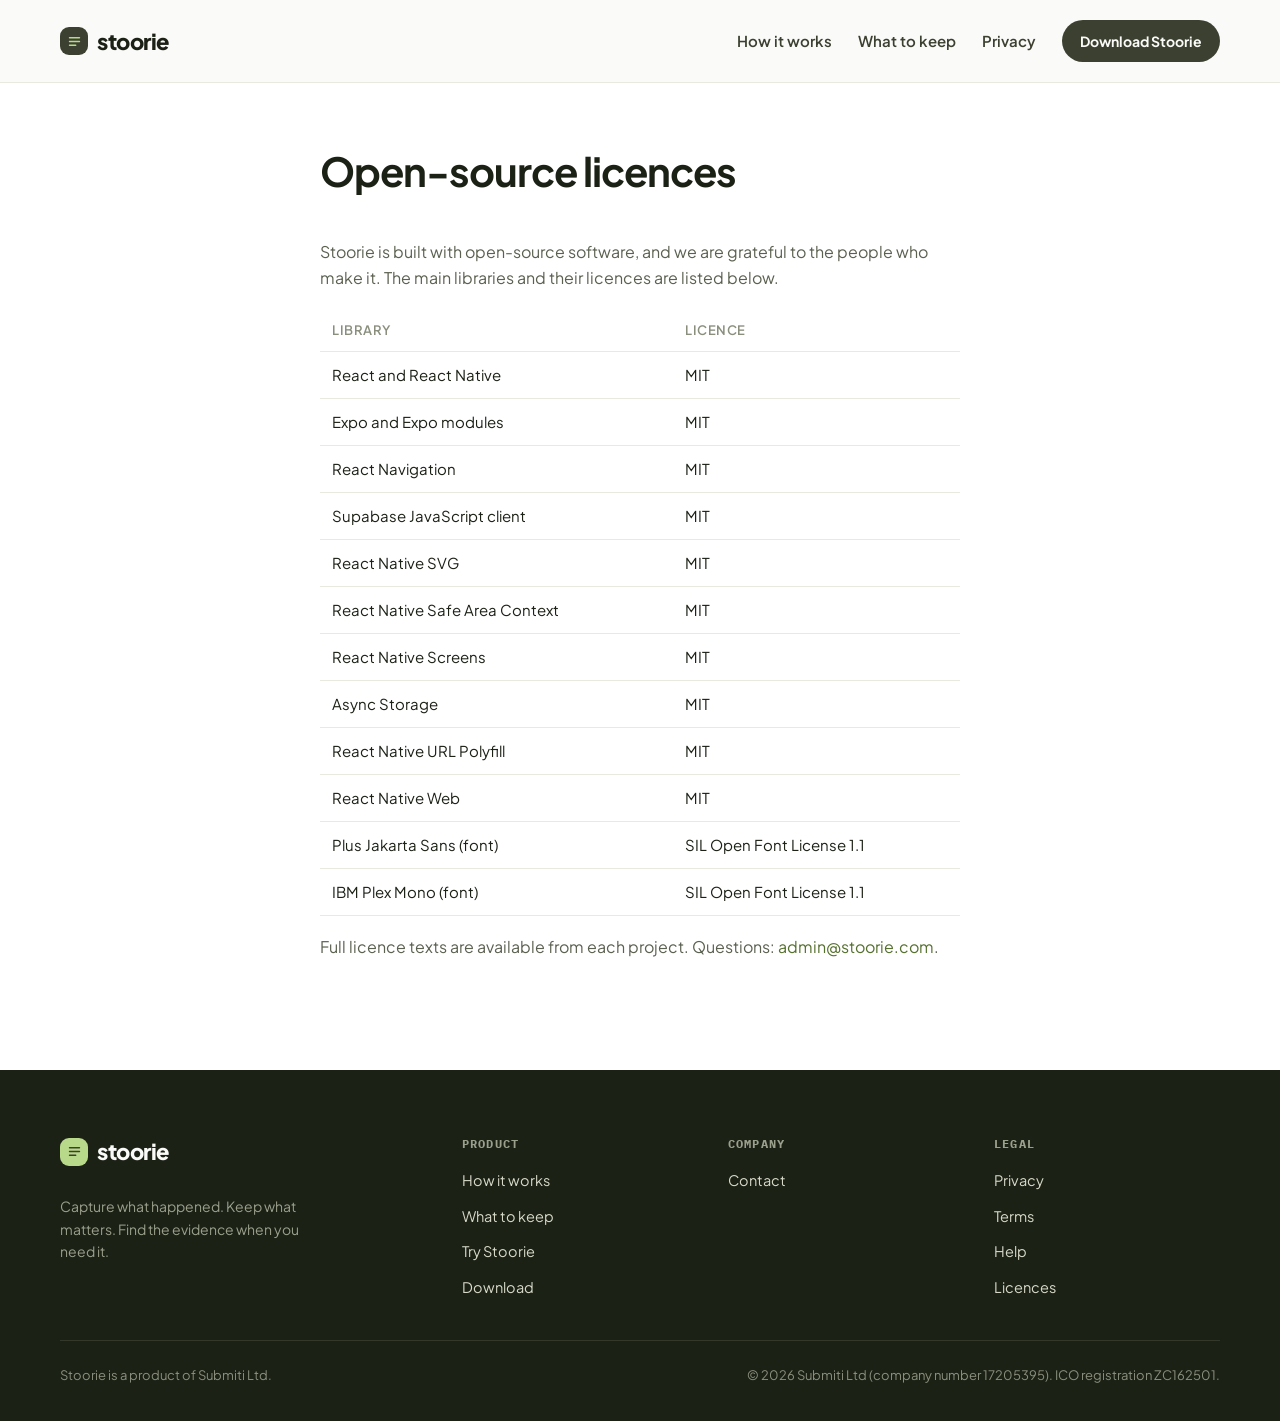
<file: licences.html>
<!doctype html>
<html lang="en">
<head>
<meta charset="utf-8" />
<meta name="viewport" content="width=device-width, initial-scale=1" />
<title>Licences, Stoorie</title>
<meta name="description" content="Open-source software used to build Stoorie." />
<link rel="preconnect" href="https://fonts.googleapis.com" />
<link rel="preconnect" href="https://fonts.gstatic.com" crossorigin />
<link href="https://fonts.googleapis.com/css2?family=IBM+Plex+Mono:wght@400;500;600&family=Plus+Jakarta+Sans:wght@400;500;600;700;800&display=swap" rel="stylesheet" />
<link rel="stylesheet" href="styles.css" />
</head>
<body>
<header class="site-head"><div class="wrap">
  <a class="brand" href="index.html"><span class="mark"><svg width="15" height="15" viewBox="0 0 24 24" fill="none" stroke="#B8D989" stroke-width="2.2" stroke-linecap="round" stroke-linejoin="round"><path d="M4 6h16M4 12h16M4 18h10"></path></svg></span><span>stoorie</span></a>
  <nav class="nav">
    <a class="navlink" href="index.html#try">How it works</a>
    <a class="navlink" href="index.html#keep">What to keep</a>
    <a class="navlink" href="privacy.html">Privacy</a>
    <a class="pill pill-cta hide-sm" href="download.html">Download Stoorie</a>
  </nav>
</div></header>
<main class="doc"><div class="wrap-narrow">
  <div class="doc-head"><h1>Open-source licences</h1></div>
  <p>Stoorie is built with open-source software, and we are grateful to the people who make it. The main libraries and their licences are listed below.</p>
  <table>
    <thead><tr><th>Library</th><th>Licence</th></tr></thead>
    <tbody>
      <tr><td>React and React Native</td><td>MIT</td></tr>
<tr><td>Expo and Expo modules</td><td>MIT</td></tr>
<tr><td>React Navigation</td><td>MIT</td></tr>
<tr><td>Supabase JavaScript client</td><td>MIT</td></tr>
<tr><td>React Native SVG</td><td>MIT</td></tr>
<tr><td>React Native Safe Area Context</td><td>MIT</td></tr>
<tr><td>React Native Screens</td><td>MIT</td></tr>
<tr><td>Async Storage</td><td>MIT</td></tr>
<tr><td>React Native URL Polyfill</td><td>MIT</td></tr>
<tr><td>React Native Web</td><td>MIT</td></tr>
<tr><td>Plus Jakarta Sans (font)</td><td>SIL Open Font License 1.1</td></tr>
<tr><td>IBM Plex Mono (font)</td><td>SIL Open Font License 1.1</td></tr>
    </tbody>
  </table>
  <p>Full licence texts are available from each project. Questions: <a href="mailto:admin@stoorie.com">admin@stoorie.com</a>.</p>
</div></main>
<footer class="site-foot"><div class="wrap">
  <div class="foot-grid">
    <div class="foot-brand">
      <a class="brand" href="index.html"><span class="mark"><svg width="15" height="15" viewBox="0 0 24 24" fill="none" stroke="#B8D989" stroke-width="2.2" stroke-linecap="round" stroke-linejoin="round"><path d="M4 6h16M4 12h16M4 18h10"></path></svg></span><span>stoorie</span></a>
      <p>Capture what happened. Keep what matters. Find the evidence when you need it.</p>
    </div>
    <div class="foot-col">
      <h4>Product</h4>
      <ul>
        <li><a href="index.html#try">How it works</a></li>
        <li><a href="index.html#keep">What to keep</a></li>
        <li><a href="index.html#try">Try Stoorie</a></li>
        <li><a href="download.html">Download</a></li>
      </ul>
    </div>
    <div class="foot-col">
      <h4>Company</h4>
      <ul>
        <li><a href="contact.html">Contact</a></li>
      </ul>
    </div>
    <div class="foot-col">
      <h4>Legal</h4>
      <ul>
        <li><a href="privacy.html">Privacy</a></li>
        <li><a href="terms.html">Terms</a></li>
        <li><a href="help.html">Help</a></li>
        <li><a href="licences.html">Licences</a></li>
      </ul>
    </div>
  </div>
  <div class="foot-bottom">
    <span>Stoorie is a product of Submiti Ltd.</span>
    <span>&copy; 2026 Submiti Ltd (company number 17205395). ICO registration ZC162501.</span>
  </div>
</div></footer>
<script src="site.js"></script>
</body>
</html>
</file>
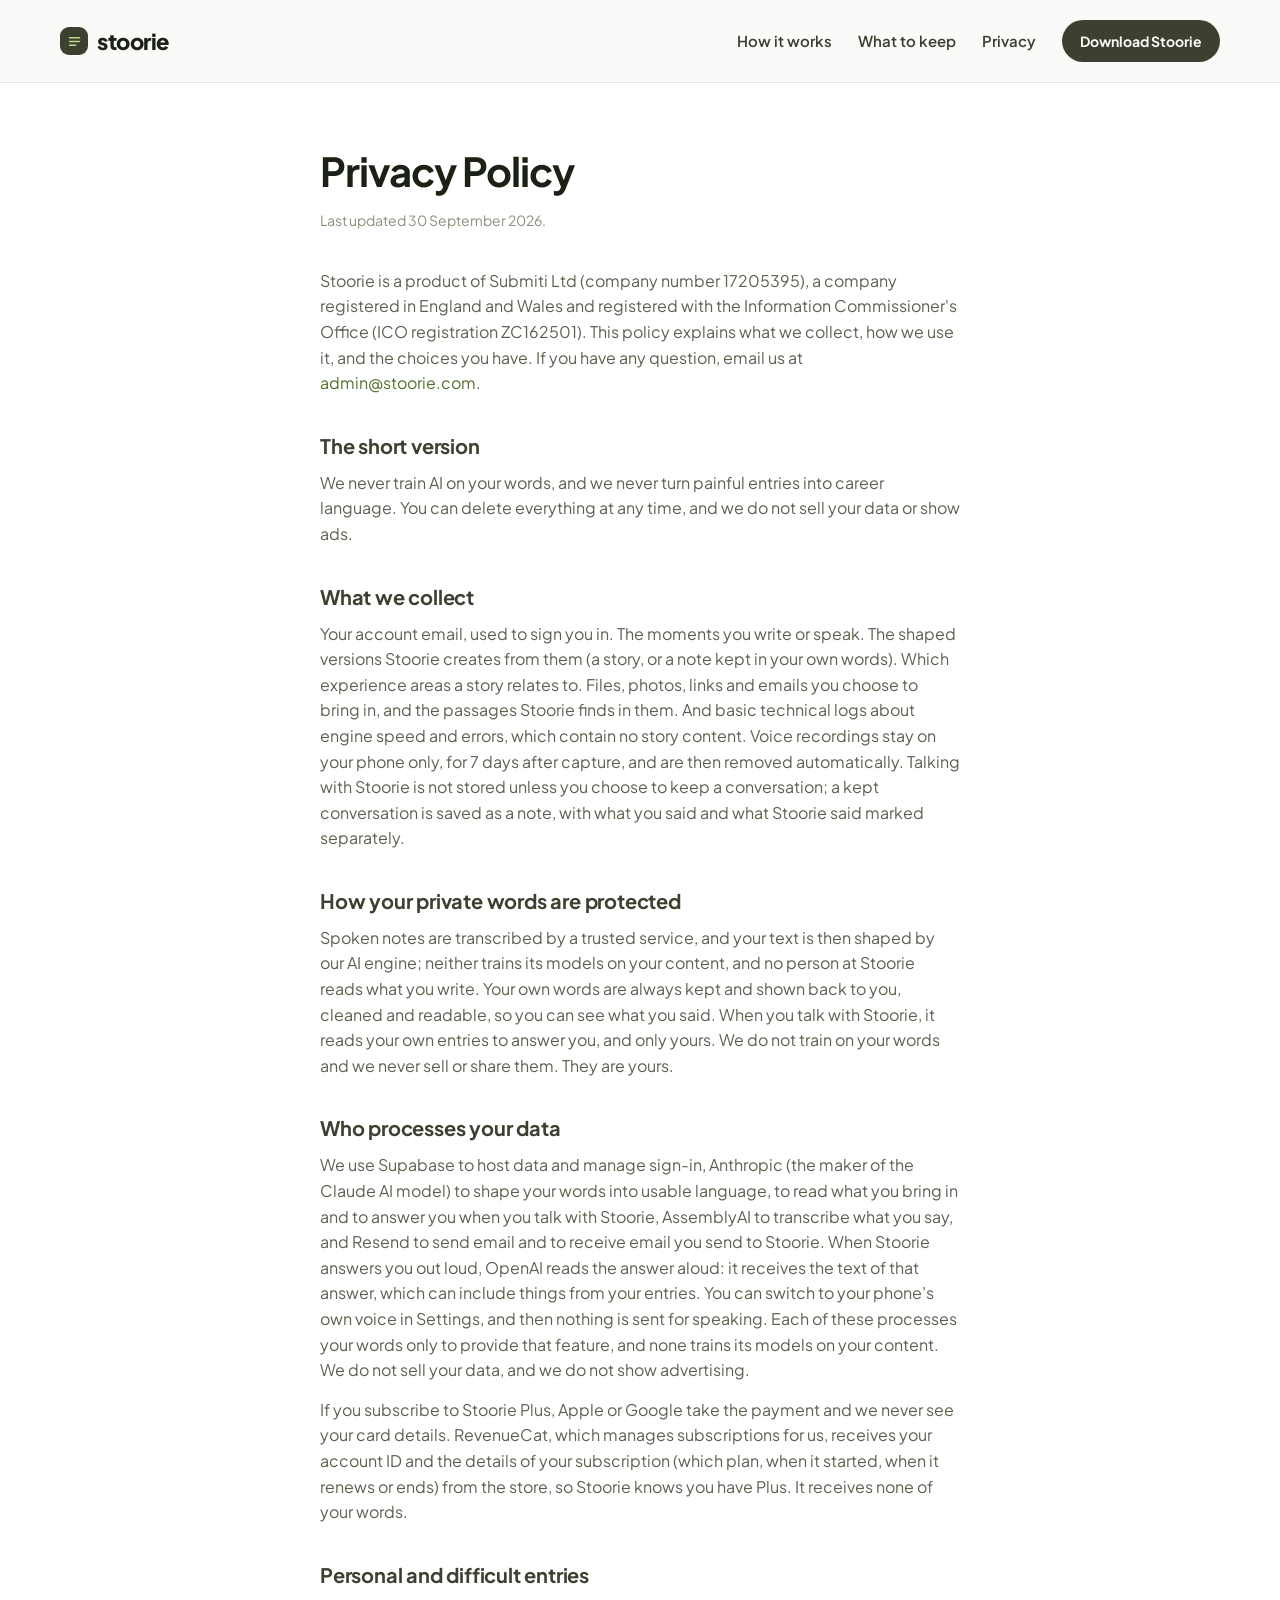
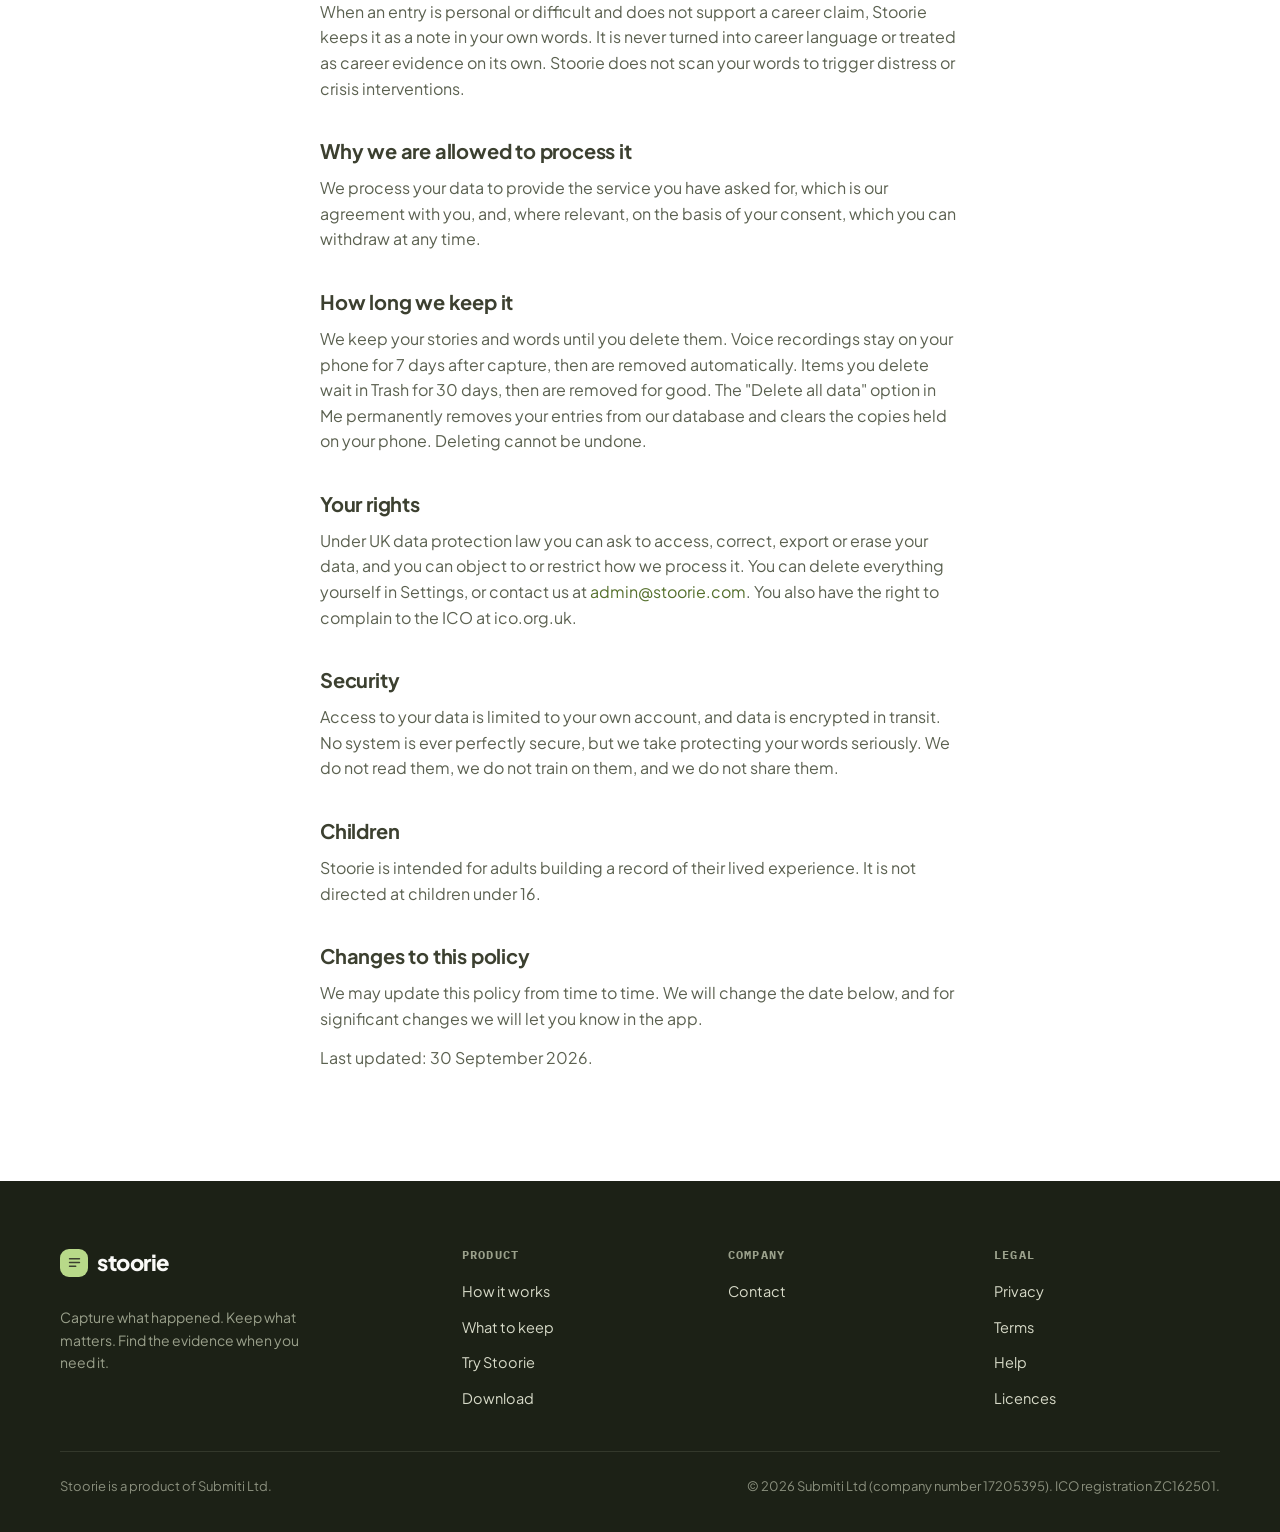
<file: privacy.html>
<!doctype html>
<html lang="en">
<head>
<meta charset="utf-8" />
<meta name="viewport" content="width=device-width, initial-scale=1" />
<title>Privacy Policy, Stoorie</title>
<meta name="description" content="How Stoorie collects, uses and protects your data." />
<link rel="preconnect" href="https://fonts.googleapis.com" />
<link rel="preconnect" href="https://fonts.gstatic.com" crossorigin />
<link href="https://fonts.googleapis.com/css2?family=IBM+Plex+Mono:wght@400;500;600&family=Plus+Jakarta+Sans:wght@400;500;600;700;800&display=swap" rel="stylesheet" />
<link rel="stylesheet" href="styles.css" />
</head>
<body>
<header class="site-head"><div class="wrap">
  <a class="brand" href="index.html"><span class="mark"><svg width="15" height="15" viewBox="0 0 24 24" fill="none" stroke="#B8D989" stroke-width="2.2" stroke-linecap="round" stroke-linejoin="round"><path d="M4 6h16M4 12h16M4 18h10"></path></svg></span><span>stoorie</span></a>
  <nav class="nav">
    <a class="navlink" href="index.html#try">How it works</a>
    <a class="navlink" href="index.html#keep">What to keep</a>
    <a class="navlink" href="privacy.html">Privacy</a>
    <a class="pill pill-cta hide-sm" href="download.html">Download Stoorie</a>
  </nav>
</div></header>
<main class="doc"><div class="wrap-narrow">
  <div class="doc-head">
    <h1>Privacy Policy</h1>
    <div class="updated">Last updated 30 September 2026.</div>
  </div>
  <p>Stoorie is a product of Submiti Ltd (company number 17205395), a company registered in England and Wales and registered with the Information Commissioner's Office (ICO registration ZC162501). This policy explains what we collect, how we use it, and the choices you have. If you have any question, email us at <a href="mailto:admin@stoorie.com">admin@stoorie.com</a>.</p>
<h2>The short version</h2>
<p>We never train AI on your words, and we never turn painful entries into career language. You can delete everything at any time, and we do not sell your data or show ads.</p>
<h2>What we collect</h2>
<p>Your account email, used to sign you in. The moments you write or speak. The shaped versions Stoorie creates from them (a story, or a note kept in your own words). Which experience areas a story relates to. Files, photos, links and emails you choose to bring in, and the passages Stoorie finds in them. And basic technical logs about engine speed and errors, which contain no story content. Voice recordings stay on your phone only, for 7 days after capture, and are then removed automatically. Talking with Stoorie is not stored unless you choose to keep a conversation; a kept conversation is saved as a note, with what you said and what Stoorie said marked separately.</p>
<h2>How your private words are protected</h2>
<p>Spoken notes are transcribed by a trusted service, and your text is then shaped by our AI engine; neither trains its models on your content, and no person at Stoorie reads what you write. Your own words are always kept and shown back to you, cleaned and readable, so you can see what you said. When you talk with Stoorie, it reads your own entries to answer you, and only yours. We do not train on your words and we never sell or share them. They are yours.</p>
<h2>Who processes your data</h2>
<p>We use Supabase to host data and manage sign-in, Anthropic (the maker of the Claude AI model) to shape your words into usable language, to read what you bring in and to answer you when you talk with Stoorie, AssemblyAI to transcribe what you say, and Resend to send email and to receive email you send to Stoorie. When Stoorie answers you out loud, OpenAI reads the answer aloud: it receives the text of that answer, which can include things from your entries. You can switch to your phone’s own voice in Settings, and then nothing is sent for speaking. Each of these processes your words only to provide that feature, and none trains its models on your content. We do not sell your data, and we do not show advertising.</p>
<p>If you subscribe to Stoorie Plus, Apple or Google take the payment and we never see your card details. RevenueCat, which manages subscriptions for us, receives your account ID and the details of your subscription (which plan, when it started, when it renews or ends) from the store, so Stoorie knows you have Plus. It receives none of your words.</p>
<h2>Personal and difficult entries</h2>
<p>When an entry is personal or difficult and does not support a career claim, Stoorie keeps it as a note in your own words. It is never turned into career language or treated as career evidence on its own. Stoorie does not scan your words to trigger distress or crisis interventions.</p>
<h2>Why we are allowed to process it</h2>
<p>We process your data to provide the service you have asked for, which is our agreement with you, and, where relevant, on the basis of your consent, which you can withdraw at any time.</p>
<h2>How long we keep it</h2>
<p>We keep your stories and words until you delete them. Voice recordings stay on your phone for 7 days after capture, then are removed automatically. Items you delete wait in Trash for 30 days, then are removed for good. The "Delete all data" option in Me permanently removes your entries from our database and clears the copies held on your phone. Deleting cannot be undone.</p>
<h2>Your rights</h2>
<p>Under UK data protection law you can ask to access, correct, export or erase your data, and you can object to or restrict how we process it. You can delete everything yourself in Settings, or contact us at <a href="mailto:admin@stoorie.com">admin@stoorie.com</a>. You also have the right to complain to the ICO at ico.org.uk.</p>
<h2>Security</h2>
<p>Access to your data is limited to your own account, and data is encrypted in transit. No system is ever perfectly secure, but we take protecting your words seriously. We do not read them, we do not train on them, and we do not share them.</p>
<h2>Children</h2>
<p>Stoorie is intended for adults building a record of their lived experience. It is not directed at children under 16.</p>
<h2>Changes to this policy</h2>
<p>We may update this policy from time to time. We will change the date below, and for significant changes we will let you know in the app.</p>
<p>Last updated: 30 September 2026.</p>
</div></main>
<footer class="site-foot"><div class="wrap">
  <div class="foot-grid">
    <div class="foot-brand">
      <a class="brand" href="index.html"><span class="mark"><svg width="15" height="15" viewBox="0 0 24 24" fill="none" stroke="#B8D989" stroke-width="2.2" stroke-linecap="round" stroke-linejoin="round"><path d="M4 6h16M4 12h16M4 18h10"></path></svg></span><span>stoorie</span></a>
      <p>Capture what happened. Keep what matters. Find the evidence when you need it.</p>
    </div>
    <div class="foot-col">
      <h4>Product</h4>
      <ul>
        <li><a href="index.html#try">How it works</a></li>
        <li><a href="index.html#keep">What to keep</a></li>
        <li><a href="index.html#try">Try Stoorie</a></li>
        <li><a href="download.html">Download</a></li>
      </ul>
    </div>
    <div class="foot-col">
      <h4>Company</h4>
      <ul>
        <li><a href="contact.html">Contact</a></li>
      </ul>
    </div>
    <div class="foot-col">
      <h4>Legal</h4>
      <ul>
        <li><a href="privacy.html">Privacy</a></li>
        <li><a href="terms.html">Terms</a></li>
        <li><a href="help.html">Help</a></li>
        <li><a href="licences.html">Licences</a></li>
      </ul>
    </div>
  </div>
  <div class="foot-bottom">
    <span>Stoorie is a product of Submiti Ltd.</span>
    <span>&copy; 2026 Submiti Ltd (company number 17205395). ICO registration ZC162501.</span>
  </div>
</div></footer>
<script src="site.js"></script>
</body>
</html>
</file>
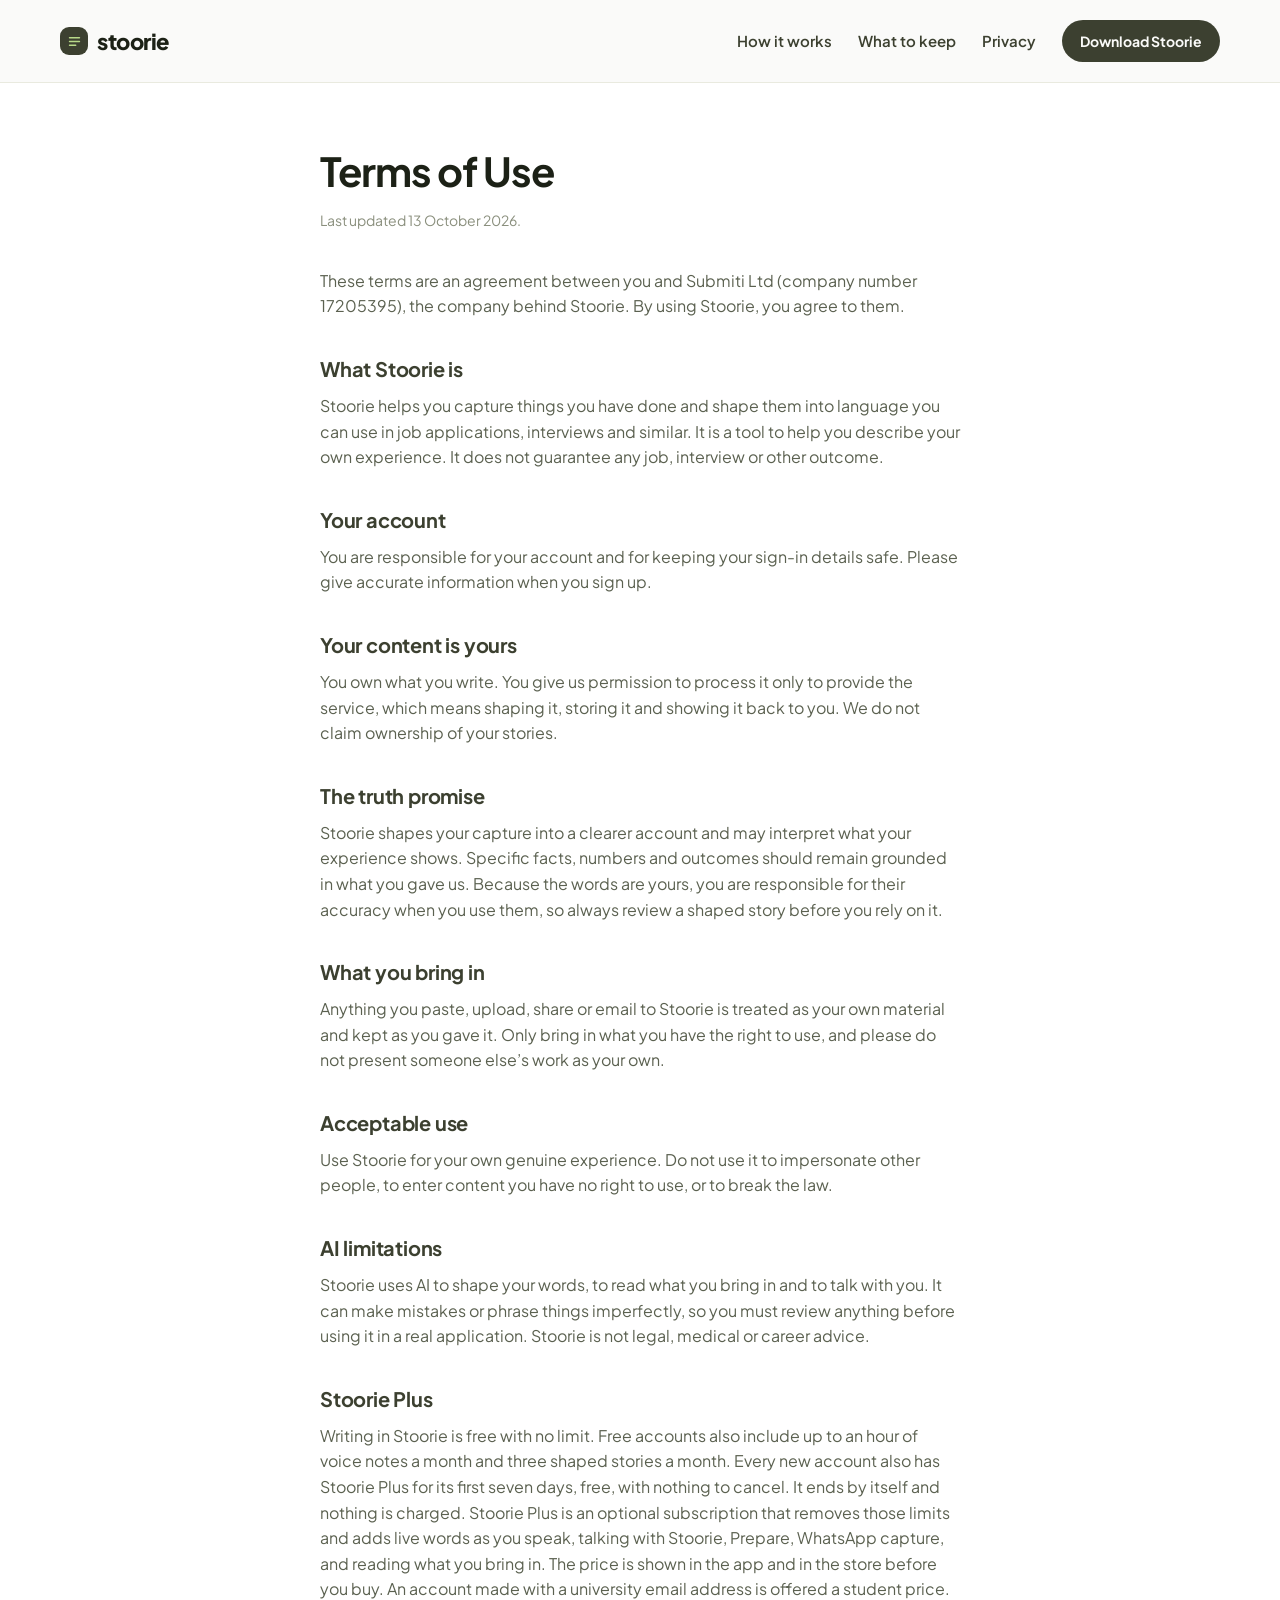
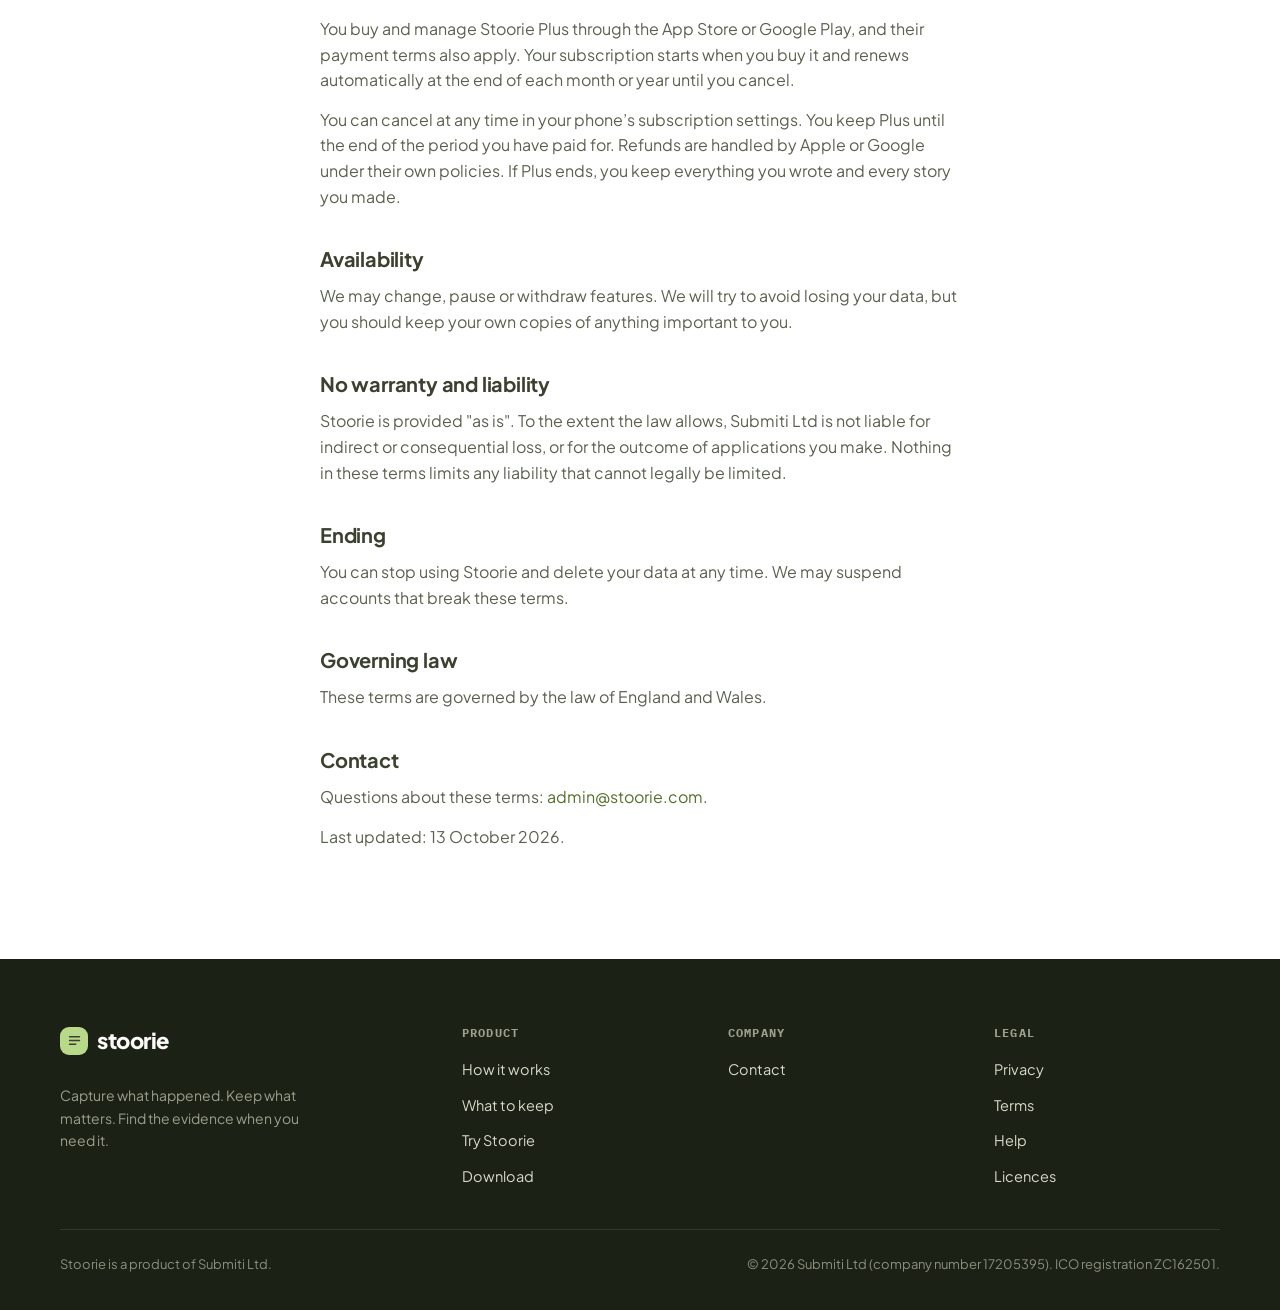
<file: terms.html>
<!doctype html>
<html lang="en">
<head>
<meta charset="utf-8" />
<meta name="viewport" content="width=device-width, initial-scale=1" />
<title>Terms of Use, Stoorie</title>
<meta name="description" content="The terms that apply when you use Stoorie." />
<link rel="preconnect" href="https://fonts.googleapis.com" />
<link rel="preconnect" href="https://fonts.gstatic.com" crossorigin />
<link href="https://fonts.googleapis.com/css2?family=IBM+Plex+Mono:wght@400;500;600&family=Plus+Jakarta+Sans:wght@400;500;600;700;800&display=swap" rel="stylesheet" />
<link rel="stylesheet" href="styles.css" />
</head>
<body>
<header class="site-head"><div class="wrap">
  <a class="brand" href="index.html"><span class="mark"><svg width="15" height="15" viewBox="0 0 24 24" fill="none" stroke="#B8D989" stroke-width="2.2" stroke-linecap="round" stroke-linejoin="round"><path d="M4 6h16M4 12h16M4 18h10"></path></svg></span><span>stoorie</span></a>
  <nav class="nav">
    <a class="navlink" href="index.html#try">How it works</a>
    <a class="navlink" href="index.html#keep">What to keep</a>
    <a class="navlink" href="privacy.html">Privacy</a>
    <a class="pill pill-cta hide-sm" href="download.html">Download Stoorie</a>
  </nav>
</div></header>
<main class="doc"><div class="wrap-narrow">
  <div class="doc-head">
    <h1>Terms of Use</h1>
    <div class="updated">Last updated 13 October 2026.</div>
  </div>
  <p>These terms are an agreement between you and Submiti Ltd (company number 17205395), the company behind Stoorie. By using Stoorie, you agree to them.</p>
<h2>What Stoorie is</h2>
<p>Stoorie helps you capture things you have done and shape them into language you can use in job applications, interviews and similar. It is a tool to help you describe your own experience. It does not guarantee any job, interview or other outcome.</p>
<h2>Your account</h2>
<p>You are responsible for your account and for keeping your sign-in details safe. Please give accurate information when you sign up.</p>
<h2>Your content is yours</h2>
<p>You own what you write. You give us permission to process it only to provide the service, which means shaping it, storing it and showing it back to you. We do not claim ownership of your stories.</p>
<h2>The truth promise</h2>
<p>Stoorie shapes your capture into a clearer account and may interpret what your experience shows. Specific facts, numbers and outcomes should remain grounded in what you gave us. Because the words are yours, you are responsible for their accuracy when you use them, so always review a shaped story before you rely on it.</p>
<h2>What you bring in</h2>
<p>Anything you paste, upload, share or email to Stoorie is treated as your own material and kept as you gave it. Only bring in what you have the right to use, and please do not present someone else’s work as your own.</p>
<h2>Acceptable use</h2>
<p>Use Stoorie for your own genuine experience. Do not use it to impersonate other people, to enter content you have no right to use, or to break the law.</p>
<h2>AI limitations</h2>
<p>Stoorie uses AI to shape your words, to read what you bring in and to talk with you. It can make mistakes or phrase things imperfectly, so you must review anything before using it in a real application. Stoorie is not legal, medical or career advice.</p>
<h2>Stoorie Plus</h2>
<p>Writing in Stoorie is free with no limit. Free accounts also include up to an hour of voice notes a month and three shaped stories a month. Every new account also has Stoorie Plus for its first seven days, free, with nothing to cancel. It ends by itself and nothing is charged. Stoorie Plus is an optional subscription that removes those limits and adds live words as you speak, talking with Stoorie, Prepare, WhatsApp capture, and reading what you bring in. The price is shown in the app and in the store before you buy. An account made with a university email address is offered a student price.</p>
<p>You buy and manage Stoorie Plus through the App Store or Google Play, and their payment terms also apply. Your subscription starts when you buy it and renews automatically at the end of each month or year until you cancel.</p>
<p>You can cancel at any time in your phone’s subscription settings. You keep Plus until the end of the period you have paid for. Refunds are handled by Apple or Google under their own policies. If Plus ends, you keep everything you wrote and every story you made.</p>
<h2>Availability</h2>
<p>We may change, pause or withdraw features. We will try to avoid losing your data, but you should keep your own copies of anything important to you.</p>
<h2>No warranty and liability</h2>
<p>Stoorie is provided "as is". To the extent the law allows, Submiti Ltd is not liable for indirect or consequential loss, or for the outcome of applications you make. Nothing in these terms limits any liability that cannot legally be limited.</p>
<h2>Ending</h2>
<p>You can stop using Stoorie and delete your data at any time. We may suspend accounts that break these terms.</p>
<h2>Governing law</h2>
<p>These terms are governed by the law of England and Wales.</p>
<h2>Contact</h2>
<p>Questions about these terms: <a href="mailto:admin@stoorie.com">admin@stoorie.com</a>.</p>
<p>Last updated: 13 October 2026.</p>
</div></main>
<footer class="site-foot"><div class="wrap">
  <div class="foot-grid">
    <div class="foot-brand">
      <a class="brand" href="index.html"><span class="mark"><svg width="15" height="15" viewBox="0 0 24 24" fill="none" stroke="#B8D989" stroke-width="2.2" stroke-linecap="round" stroke-linejoin="round"><path d="M4 6h16M4 12h16M4 18h10"></path></svg></span><span>stoorie</span></a>
      <p>Capture what happened. Keep what matters. Find the evidence when you need it.</p>
    </div>
    <div class="foot-col">
      <h4>Product</h4>
      <ul>
        <li><a href="index.html#try">How it works</a></li>
        <li><a href="index.html#keep">What to keep</a></li>
        <li><a href="index.html#try">Try Stoorie</a></li>
        <li><a href="download.html">Download</a></li>
      </ul>
    </div>
    <div class="foot-col">
      <h4>Company</h4>
      <ul>
        <li><a href="contact.html">Contact</a></li>
      </ul>
    </div>
    <div class="foot-col">
      <h4>Legal</h4>
      <ul>
        <li><a href="privacy.html">Privacy</a></li>
        <li><a href="terms.html">Terms</a></li>
        <li><a href="help.html">Help</a></li>
        <li><a href="licences.html">Licences</a></li>
      </ul>
    </div>
  </div>
  <div class="foot-bottom">
    <span>Stoorie is a product of Submiti Ltd.</span>
    <span>&copy; 2026 Submiti Ltd (company number 17205395). ICO registration ZC162501.</span>
  </div>
</div></footer>
<script src="site.js"></script>
</body>
</html>
</file>
<file: styles.css>
/* Stoorie marketing + legal site. Design tokens per website/extracted design handoff (2026-07-22). */
:root {
  --paper: #FAFAF8;
  --ink: #1C2116;
  --body: #5b6150;
  --faint: #8a8f7d;
  --faint-2: #7c8170;
  --act: #638A35;
  --act-deep: #55702D;
  --olive: #3C4030;
  --mid-green: #97B85E;
  --lime: #B8D989;
  --border: #E9EADF;
  --input-border: #E1E3D8;
  --sage: #EFF1E7;
  --dark: #1C2116;
  --amber-bg: #F6E7CE;
  --amber-ink: #B5732A;
  --orange: #F0873E;
  --error: #B5502F;
  /* The one "pop" accent (2026-07-22), from the approved social palette's
     additive kit. Base stays neutral cream, olive/green stays the brand and
     action colour; violet is used only in small, contained moments. */
  --violet: #A855B0;
  --violet-deep: #7A3E82;
  --violet-soft: #F6EAF8;
  --maxw: 1320px;
  --maxw-section: 1200px;
  --maxw-text: 720px;
}

* { box-sizing: border-box; }

html { -webkit-text-size-adjust: 100%; scroll-behavior: smooth; }

body {
  margin: 0;
  font-family: 'Plus Jakarta Sans', -apple-system, BlinkMacSystemFont, 'Segoe UI', Roboto, sans-serif;
  color: var(--ink);
  background: var(--paper);
  line-height: 1.6;
  -webkit-font-smoothing: antialiased;
}

a { color: var(--act-deep); text-decoration: none; }
a:hover { color: var(--olive); }

.mono {
  font-family: 'IBM Plex Mono', ui-monospace, monospace;
  text-transform: uppercase;
  letter-spacing: 0.14em;
}

.wrap { max-width: var(--maxw); margin: 0 auto; padding: 0 60px; }
.wrap-narrow { max-width: var(--maxw-text); margin: 0 auto; padding: 0 40px; }

@media (max-width: 720px) {
  .wrap { padding: 0 22px; }
  .wrap-narrow { padding: 0 22px; }
}

/* Header */
.site-head {
  position: sticky; top: 0; z-index: 40;
  background: rgba(250, 250, 248, 0.86);
  backdrop-filter: saturate(160%) blur(10px);
  -webkit-backdrop-filter: saturate(160%) blur(10px);
  border-bottom: 1px solid var(--border);
}
.site-head .wrap {
  display: flex; align-items: center; justify-content: space-between;
  padding-top: 20px; padding-bottom: 20px;
}
.brand {
  display: inline-flex; align-items: center; gap: 9px;
  font-weight: 800; font-size: 22px; letter-spacing: -0.5px;
  color: var(--ink);
}
.brand:hover { color: var(--ink); }
.brand .mark {
  width: 28px; height: 28px; border-radius: 9px;
  background: var(--olive);
  display: grid; place-items: center; flex: none;
}
.nav { display: flex; align-items: center; gap: 26px; }
.nav a.navlink { font-size: 15px; font-weight: 600; color: var(--olive); }
.nav a.navlink:hover { color: var(--act); }
.pill {
  display: inline-flex; align-items: center; justify-content: center;
  font-weight: 700; border-radius: 100px;
  transition: transform 0.12s ease, background 0.12s ease;
}
.pill-cta {
  background: var(--olive); color: #FAFAF8;
  font-size: 14px; padding: 10px 18px;
}
.pill-cta:hover { color: #FAFAF8; background: #2c2f24; transform: translateY(-1px); }
.pill-act {
  background: var(--act); color: #fff;
  font-size: 16px; padding: 14px 26px;
}
.pill-act:hover { color: #fff; background: var(--act-deep); transform: translateY(-1px); }
.nav .hide-sm { display: inline-flex; }
@media (max-width: 640px) {
  .nav .navlink { display: none; }
}

/* Hero */
.hero { text-align: center; padding: 80px 0 44px; }
.eyebrow {
  display: inline-flex; align-items: center; gap: 8px;
  font-size: 12px; color: var(--act-deep); margin-bottom: 18px;
}
.eyebrow .dot { width: 7px; height: 7px; border-radius: 50%; background: var(--act-deep); flex: none; }
.hero h1 {
  font-size: clamp(32px, 6.2vw, 64px);
  line-height: 1.08; letter-spacing: -1.4px;
  font-weight: 800; margin: 0 auto 20px; max-width: 900px;
}
.hero .rotating {
  display: inline-block; color: var(--act);
  transition: opacity 0.22s ease, transform 0.22s ease;
}
.hero .rotating.swap { opacity: 0; transform: translateY(8px); }
.hero p.lead {
  font-size: clamp(16px, 2.2vw, 19px); line-height: 1.55;
  color: var(--body); max-width: 520px; margin: 0 auto 30px;
}
.store-row { display: flex; gap: 12px; justify-content: center; flex-wrap: wrap; margin-bottom: 20px; }
.store-btn {
  display: inline-flex; align-items: center; gap: 10px;
  background: var(--dark); color: #FAFAF8;
  border-radius: 14px; padding: 13px 22px;
}
.store-btn:hover { color: #FAFAF8; background: #2c2f24; }
.store-btn .lines { display: flex; flex-direction: column; line-height: 1.15; text-align: left; }
.store-btn .lines .top { font-size: 10px; opacity: 0.82; }
.store-btn .lines .bottom { font-size: 17px; font-weight: 700; }
.sub-note { font-size: 11px; color: var(--faint-2); display: inline-flex; align-items: center; gap: 8px; }
.sub-note .dot { width: 7px; height: 7px; border-radius: 50%; background: var(--lime); flex: none; }

/* Marquee */
.marquee-band { padding: 8px 0 56px; overflow: hidden; }
.marquee-mask {
  position: relative; overflow: hidden;
  -webkit-mask-image: linear-gradient(90deg, transparent, #000 90px, #000 calc(100% - 90px), transparent);
  mask-image: linear-gradient(90deg, transparent, #000 90px, #000 calc(100% - 90px), transparent);
}
.marquee-track {
  display: flex; gap: 16px; width: max-content;
  animation: marqx 42s linear infinite;
}
@keyframes marqx { from { transform: translateX(0); } to { transform: translateX(-50%); } }
.note-card {
  width: 264px; flex: none; background: #fff;
  border: 1px solid var(--border); border-radius: 14px;
  padding: 16px 18px; box-shadow: 0 8px 22px rgba(28, 33, 22, 0.04);
}
.note-card .meta {
  display: flex; align-items: center; gap: 7px;
  font-family: 'IBM Plex Mono', monospace; font-size: 10px;
  text-transform: uppercase; letter-spacing: 0.08em; color: #8a8f7d;
  margin-bottom: 8px;
}
.note-card .meta .dot { width: 7px; height: 7px; border-radius: 50%; flex: none; }
.note-card .title { font-size: 15px; font-weight: 700; color: var(--ink); }

/* Generic section chrome */
.section { padding: 58px 0; }
.section.bordered { border-top: 1px solid var(--border); border-bottom: 1px solid var(--border); background: #fff; }
.section.sage { background: var(--sage); }
.section-head { max-width: 720px; margin: 0 auto 40px; text-align: center; }
.section-head.wide { max-width: 760px; }
.section-head h2 {
  font-size: clamp(26px, 4.4vw, 42px); font-weight: 800; letter-spacing: -1px;
  margin: 0 0 12px;
}
.section-head p { font-size: clamp(15px, 2vw, 18px); color: var(--body); margin: 0; }

/* Try Stoorie + How it works read as ONE continuous zone (no border between
   them): try it, then this is what you just tried, explained. Needs enough
   visual weight of its own not to feel like a dip in energy right under the
   hero, and needs to not go flat again the moment How it works starts. */
.demo-section {
  background: var(--sage);
}
.demo-section-top {
  padding-top: 40px;
  background:
    radial-gradient(900px 360px at 50% 0%, rgba(99, 138, 53, 0.08), transparent 70%),
    var(--sage);
  border-top: 1px solid var(--border);
}
.demo-section-bottom { border-bottom: 1px solid var(--border); }
.live-badge {
  background: #fff; border: 1px solid var(--border); border-radius: 100px;
  padding: 7px 14px; display: inline-flex; margin-bottom: 6px; color: var(--violet-deep);
}
.live-badge .dot.pulse {
  position: relative; background: var(--violet);
}
.live-badge .dot.pulse::after {
  content: ""; position: absolute; inset: -4px; border-radius: 50%;
  border: 2px solid var(--violet); animation: pulse-ring 1.8s ease-out infinite;
}
@keyframes pulse-ring {
  0% { transform: scale(0.6); opacity: 0.9; }
  100% { transform: scale(1.8); opacity: 0; }
}

/* Try Stoorie demo cards */
.demo-grid {
  display: grid; grid-template-columns: 1fr; gap: 20px;
  max-width: 1000px; margin: 0 auto;
}
@media (min-width: 800px) { .demo-grid { grid-template-columns: 1fr 1fr; gap: 26px; } }
.demo-card {
  background: #fff; border: 1px solid var(--border);
  border-radius: 20px; padding: 28px;
  box-shadow: 0 16px 40px rgba(28, 33, 22, 0.08);
}
.demo-label {
  font-family: 'IBM Plex Mono', monospace; font-size: 12px;
  text-transform: uppercase; letter-spacing: 0.12em; color: var(--act-deep);
  margin-bottom: 14px; display: block;
}
.chip-row { display: flex; flex-wrap: wrap; gap: 8px; margin-bottom: 14px; }
.chip {
  font-size: 13.5px; font-weight: 600; color: var(--olive);
  background: var(--paper); border: 1px solid var(--input-border);
  border-radius: 100px; padding: 8px 14px; cursor: pointer;
}
.chip:hover { border-color: var(--act); }
textarea.demo-input {
  width: 100%; min-height: 148px; resize: vertical;
  border: 1px solid var(--input-border); border-radius: 14px;
  padding: 14px; font-size: 15.5px; font-family: inherit;
  margin-bottom: 14px; background: var(--paper); color: var(--ink);
}
.demo-actions { display: flex; align-items: center; gap: 12px; }
.mic-btn {
  width: 46px; height: 46px; border-radius: 50%; flex: none;
  border: 1px solid var(--input-border); background: #fff;
  display: grid; place-items: center; cursor: pointer; color: var(--act);
}
.submit-btn {
  flex: 1; background: var(--act); color: #fff; border: none;
  font-size: 16px; font-weight: 700; border-radius: 12px;
  padding: 14px; cursor: pointer;
}
.submit-btn:hover { background: var(--act-deep); }
.submit-btn:disabled { opacity: 0.6; cursor: default; }
.demo-fineprint { font-size: 12.5px; color: var(--faint); margin-top: 12px; }

.demo-output { min-height: 300px; display: flex; flex-direction: column; }
.demo-empty { color: var(--faint); font-size: 15px; margin: auto 0; text-align: center; }
.demo-loading { margin: auto; display: flex; flex-direction: column; align-items: center; gap: 14px; color: var(--faint); }
.spinner {
  width: 30px; height: 30px; border-radius: 50%;
  border: 3px solid var(--border); border-top-color: var(--act);
  animation: spin1 0.8s linear infinite;
}
@keyframes spin1 { to { transform: rotate(360deg); } }
.demo-error { margin: auto 0; color: var(--error); font-size: 15px; }
.result-block { margin-bottom: 18px; }
.result-block .rlabel {
  font-family: 'IBM Plex Mono', monospace; font-size: 11px;
  text-transform: uppercase; letter-spacing: 0.1em; color: var(--act-deep);
  margin-bottom: 6px; display: block;
}
.result-block p { margin: 0; font-size: 15px; color: var(--ink); line-height: 1.6; }
.result-note { font-size: 14px; color: var(--body); background: var(--sage); border-radius: 12px; padding: 14px 16px; }
.result-support {
  font-size: 14px; color: var(--ink); background: var(--amber-bg);
  border-radius: 12px; padding: 14px 16px; line-height: 1.55;
}
.result-support a { color: var(--amber-ink); font-weight: 700; }
.keep-cta { border-top: 1px solid var(--border); margin-top: 18px; padding-top: 18px; display: flex; flex-direction: row; align-items: center; flex-wrap: wrap; gap: 14px; }
.text-btn { min-height: 48px; background: none; border: 1px solid var(--act); border-radius: 100px; color: var(--act-deep); font-size: 14px; font-weight: 700; cursor: pointer; padding: 10px 20px; }
.text-btn:hover { color: var(--olive); }

/* How it works tabs */
.tab-row { display: flex; gap: 10px; justify-content: center; margin-bottom: 30px; flex-wrap: wrap; }
.tab-btn {
  font-size: 14.5px; font-weight: 600; border-radius: 100px;
  padding: 10px 20px; cursor: pointer; border: 1px solid var(--input-border);
  background: #fff; color: var(--olive);
}
.tab-btn[aria-selected="true"] { background: var(--act); color: #fff; border-color: var(--act); }
.tab-panel {
  display: grid; grid-template-columns: 1fr; gap: 24px;
  background: #fff; border: 1px solid var(--border); border-radius: 24px;
  padding: 36px 28px; max-width: 1000px; margin: 0 auto;
  align-items: center;
}
@media (min-width: 860px) { .tab-panel { grid-template-columns: 1fr 96px 260px; padding: 44px 48px; } }
.tab-step { font-family: 'IBM Plex Mono', monospace; font-size: 13px; color: var(--act-deep); margin-bottom: 10px; }
.tab-title { font-size: clamp(22px, 3vw, 30px); font-weight: 700; margin: 0 0 12px; }
.tab-copy { font-size: 16.5px; color: var(--body); margin: 0; }
.connector { display: none; align-items: center; justify-content: center; gap: 4px; }
@media (min-width: 860px) { .connector { display: flex; } }
.connector .bar { width: 5px; border-radius: 3px; background: var(--lime); animation: swv 1.1s ease-in-out infinite; }
.connector .bar:nth-child(1) { height: 14px; animation-delay: 0s; background: var(--lime); }
.connector .bar:nth-child(2) { height: 26px; animation-delay: 0.12s; background: var(--mid-green); }
.connector .bar:nth-child(3) { height: 36px; animation-delay: 0.24s; background: var(--act); }
.connector .bar:nth-child(4) { height: 22px; animation-delay: 0.36s; background: var(--mid-green); }
.connector .bar:nth-child(5) { height: 12px; animation-delay: 0.48s; background: var(--lime); }
@keyframes swv { 0%, 100% { transform: scaleY(0.35); } 50% { transform: scaleY(1); } }
.phone-mock {
  border: 9px solid var(--dark); border-radius: 38px; overflow: hidden;
  width: 100%; max-width: 238px; margin: 0 auto;
  box-shadow: 0 18px 40px rgba(28, 33, 22, 0.16);
}
.phone-mock img { display: block; width: 100%; }

/* Checklist */
.check-label { text-align: center; font-size: 17px; font-weight: 700; color: var(--olive); margin: 0 0 20px; }
.check-grid {
  display: grid; grid-template-columns: 1fr; gap: 12px;
  max-width: 1000px; margin: 0 auto;
}
@media (min-width: 640px) { .check-grid { grid-template-columns: repeat(2, 1fr); } }
@media (min-width: 980px) { .check-grid { grid-template-columns: repeat(4, 1fr); } }
.check-item {
  display: flex; align-items: center; gap: 10px;
  background: var(--paper); border: 1px solid var(--input-border);
  border-radius: 12px; padding: 12px 14px; cursor: pointer; text-align: left;
  font-size: 15px; font-weight: 600; color: var(--olive);
}
.check-item .box {
  width: 22px; height: 22px; border-radius: 7px; flex: none;
  border: 2px solid var(--input-border); background: #fff;
  display: grid; place-items: center;
}
.check-item.on { background: #fff; border-color: var(--act); color: var(--ink); }
.check-item.on .box { background: var(--act); border-color: var(--act); color: #fff; }
.tally-row { text-align: center; margin-top: 30px; }
.tally-headline { font-size: 24px; font-weight: 800; margin: 0 0 8px; transition: color 0.15s ease; }
.tally-headline.pop { color: var(--violet-deep); }
.tally-sub { font-size: 16px; color: var(--body); margin: 0 0 20px; }

/* Real life photo band */
.photo-band-wrap { padding: 0 0 58px; }
.photo-band {
  border-radius: 26px; min-height: 420px; position: relative; overflow: hidden;
  background-size: cover; background-position: 62% center;
  display: flex; align-items: center;
}
.photo-band::before {
  content: ""; position: absolute; inset: 0;
  background: linear-gradient(90deg, rgba(28, 33, 22, 0.88), rgba(28, 33, 22, 0.2) 65%, transparent);
}
.photo-band-content { position: relative; z-index: 1; max-width: 520px; padding: 48px 32px; color: #fff; }
.photo-band-content .eyebrow { color: var(--lime); }
.photo-band-content h2 { font-size: clamp(26px, 4vw, 38px); font-weight: 800; margin: 0 0 14px; }
.photo-band-content p { font-size: 16.5px; color: #d7dac8; margin: 0 0 18px; }
.photo-band-content .tagline { font-size: 12px; color: var(--lime); }

/* Over time cards */
.over-grid {
  display: grid; grid-template-columns: 1fr; gap: 16px;
  max-width: 1200px; margin: 0 auto;
}
@media (min-width: 640px) { .over-grid { grid-template-columns: repeat(2, 1fr); } }
@media (min-width: 980px) { .over-grid { grid-template-columns: repeat(4, 1fr); } }
.over-card {
  background: #fff; border: 1px solid var(--border); border-radius: 18px; padding: 26px;
}
.over-chip {
  width: 34px; height: 34px; border-radius: 10px; background: var(--sage); color: var(--act);
  display: grid; place-items: center; font-weight: 700; font-size: 14px; margin-bottom: 14px;
}
.over-card.pop .over-chip { background: var(--violet-soft); color: var(--violet-deep); }
.over-card h3 { font-size: 17px; font-weight: 700; margin: 0 0 8px; }
.over-card p { font-size: 14.5px; color: var(--body); margin: 0; }

/* Privacy / ownership */
.privacy-section { padding: 64px 0; background: var(--olive); color: var(--paper); }
.privacy-grid { display: grid; grid-template-columns: 1fr; gap: 40px; align-items: center; }
@media (min-width: 860px) { .privacy-grid { grid-template-columns: 300px 1fr; gap: 64px; } }
.privacy-grid .phone-mock { border-color: var(--ink); }
.privacy-section .eyebrow { color: var(--lime); }
.privacy-section h2 { font-size: clamp(26px, 4.4vw, 42px); font-weight: 800; margin: 0 0 14px; }
.privacy-section > .wrap > .privacy-grid p.lead-text { font-size: 18px; color: #c6c9b8; margin: 0 0 26px; max-width: 520px; }
.mini-cards { display: grid; grid-template-columns: 1fr; gap: 14px; margin-bottom: 22px; }
@media (min-width: 560px) { .mini-cards { grid-template-columns: repeat(3, 1fr); } }
.mini-card {
  background: rgba(250, 250, 248, 0.06); border: 1px solid rgba(184, 217, 137, 0.18);
  border-radius: 16px; padding: 16px;
}
.mini-card .t { font-weight: 700; font-size: 14.5px; margin-bottom: 6px; }
.mini-card .d { font-size: 13.5px; color: #c6c9b8; }
.privacy-section .readmore { color: var(--lime); font-weight: 600; font-size: 15px; }

/* Final CTA */
.final-cta { text-align: center; padding: 80px 0; }
.final-cta h2 {
  font-size: clamp(28px, 5vw, 48px); font-weight: 800; letter-spacing: -1px;
  margin: 0 auto 18px; max-width: 780px;
}
.final-cta p.lead { font-size: 19px; color: var(--body); max-width: 560px; margin: 0 auto 30px; }
.final-cta .store-row .store-btn { padding: 14px 24px; }
.final-cta .fine { font-family: 'IBM Plex Mono', monospace; font-size: 12px; color: var(--faint); margin-top: 26px; }

/* Footer */
.site-foot { background: var(--dark); color: #c6c9b8; padding: 64px 0 36px; }
.foot-grid { display: grid; grid-template-columns: 1fr; gap: 32px; margin-bottom: 40px; }
@media (min-width: 760px) { .foot-grid { grid-template-columns: 1.6fr 1fr 1fr 1fr; gap: 40px; } }
.foot-brand .brand { color: #FAFAF8; margin-bottom: 12px; }
.foot-brand .brand .mark { background: var(--lime); }
.foot-brand .brand .mark svg { stroke: var(--olive); }
.foot-brand p { font-size: 14px; color: #9aa08b; max-width: 260px; }
.foot-col h4 {
  font-family: 'IBM Plex Mono', monospace; font-size: 12px; text-transform: uppercase;
  letter-spacing: 0.1em; color: #9aa08b; margin: 0 0 14px;
}
.foot-col ul { list-style: none; margin: 0; padding: 0; display: flex; flex-direction: column; gap: 10px; }
.foot-col a { color: #d7dac8; font-size: 14.5px; }
.foot-col a:hover { color: #fff; }
.foot-bottom {
  border-top: 1px solid #33382b; padding-top: 24px;
  display: flex; flex-wrap: wrap; gap: 10px; justify-content: space-between;
  font-size: 13px; color: #8a8f7d;
}

/* Legal / doc pages */
.doc { padding: 56px 0 96px; }
.doc-head { margin-bottom: 36px; }
.doc-head h1 {
  font-size: clamp(28px, 5vw, 40px); letter-spacing: -0.025em;
  margin: 0 0 6px;
}
.doc-head .updated { color: var(--faint); font-size: 14px; }
.doc h2 {
  font-size: 20px; letter-spacing: -0.01em;
  margin: 34px 0 8px; color: var(--olive);
}
.doc p { margin: 0 0 14px; color: var(--body); }
.doc .faq { border-top: 1px solid var(--border); padding: 22px 0; }
.doc .faq:last-of-type { border-bottom: 1px solid var(--border); }
.doc .faq h3 { margin: 0 0 8px; font-size: 17px; letter-spacing: -0.01em; }
.doc .faq p { margin: 0; }
.doc table { width: 100%; border-collapse: collapse; margin: 18px 0; font-size: 15px; }
.doc th, .doc td { text-align: left; padding: 11px 12px; border-bottom: 1px solid var(--border); }
.doc th { color: var(--faint); font-weight: 600; font-size: 13px; text-transform: uppercase; letter-spacing: 0.04em; }
.doc code { font-family: 'IBM Plex Mono', ui-monospace, monospace; font-size: 0.92em; }

/* Contact page */
.contact-grid {
  display: grid; grid-template-columns: 1fr; gap: 44px;
  max-width: 1080px; margin: 0 auto; padding: 56px 40px 96px;
}
@media (min-width: 800px) { .contact-grid { grid-template-columns: 1fr 1.1fr; gap: 64px; } }
.contact-grid h1 { font-size: clamp(30px, 5vw, 40px); font-weight: 800; letter-spacing: -1px; margin: 0 0 16px; }
.contact-grid > div:first-child > p { font-size: 17px; line-height: 1.6; color: var(--body); margin: 0 0 30px; }
.contact-list { display: flex; flex-direction: column; gap: 20px; }
.contact-list .k {
  font-family: 'IBM Plex Mono', monospace; font-size: 11px; letter-spacing: 0.1em;
  text-transform: uppercase; color: var(--faint-2); margin-bottom: 5px;
}
.contact-list .v { font-size: 16px; font-weight: 600; }
.contact-form { background: #fff; border: 1px solid var(--border); border-radius: 20px; padding: 32px; }
.contact-form label { display: block; font-size: 13px; font-weight: 600; color: var(--olive); margin: 0 0 6px; }
.contact-form .field { margin-bottom: 16px; }
.contact-form input, .contact-form textarea {
  width: 100%; border: 1px solid var(--input-border); border-radius: 12px;
  padding: 12px 14px; font-size: 15px; font-family: inherit; background: var(--paper);
}
.contact-form textarea { min-height: 120px; resize: vertical; }
.contact-form .submit-btn { width: 100%; }
.form-success {
  min-height: 300px; display: flex; flex-direction: column; align-items: center;
  justify-content: center; text-align: center; gap: 14px;
}
.form-success .check {
  width: 52px; height: 52px; border-radius: 50%; background: var(--act);
  display: grid; place-items: center;
}
.form-success h3 { font-size: 22px; font-weight: 700; margin: 0; }
.form-success p { font-size: 15px; color: var(--body); margin: 0; max-width: 320px; }
.form-error { color: var(--error); font-size: 14px; margin-top: 12px; }

/* Download page */
.download-hero { min-height: calc(100vh - 65px); display: flex; align-items: center; justify-content: center; padding: 60px 40px; text-align: center; }
.download-hero .inner { max-width: 900px; }
.download-hero h1 { font-size: clamp(28px, 5vw, 46px); font-weight: 800; letter-spacing: -1.2px; margin: 0 0 16px; }
.download-hero p { font-size: 18px; color: var(--body); max-width: 520px; margin: 0 auto 40px; }
.download-row { display: flex; gap: 40px; justify-content: center; align-items: center; flex-wrap: wrap; }
.qr-box {
  width: 150px; height: 150px; background: #fff; border: 1px solid var(--border);
  border-radius: 18px; display: grid; place-items: center; overflow: hidden;
}
.qr-box img { width: 100%; height: 100%; object-fit: contain; }
.qr-caption { font-family: 'IBM Plex Mono', monospace; font-size: 11px; letter-spacing: 0.06em; text-transform: uppercase; color: var(--faint-2); margin-top: 10px; text-align: center; }
.download-fine { font-family: 'IBM Plex Mono', monospace; font-size: 12px; color: var(--faint); margin-top: 40px; }

/* Corrected Stoorie7 landing page, 2026-07-22. */
body { background: #fff; }

.hero.hero-statement { padding: 92px 0 60px; }
.hero-statement h1 {
  max-width: 900px; font-size: clamp(42px, 6vw, 70px); line-height: 1;
  letter-spacing: -0.037em; margin-bottom: 26px; text-wrap: balance;
}
.hero-highlight { position: relative; z-index: 0; white-space: nowrap; color: var(--olive); }
.hero-highlight::before {
  content: ""; position: absolute; z-index: -1; left: 0; right: 0; bottom: 8px;
  height: 16px; border-radius: 3px; background: var(--lime);
}
.hero-statement p.lead { max-width: 540px; font-size: clamp(17px, 2vw, 21px); line-height: 1.5; margin-bottom: 34px; }
.hero-statement .store-row { margin-bottom: 0; }
.marquee-band { padding: 4px 0 20px; background: var(--paper); }

.corrected-demo {
  padding: 64px 0; background: #fff; border-top: 1px solid #eef0e5; border-bottom: 1px solid #eef0e5;
}
.corrected-demo .section-head { max-width: 860px; margin-bottom: 0; }
.corrected-demo .section-head h2 { max-width: 760px; margin-left: auto; margin-right: auto; font-size: clamp(32px, 4vw, 46px); line-height: 1.06; letter-spacing: -0.026em; text-wrap: balance; }
.corrected-demo .section-head p { max-width: 540px; margin: 0 auto; }
.stage-rail { position: relative; display: flex; justify-content: space-between; max-width: 620px; margin: 40px auto 30px; }
.stage-line { position: absolute; left: 12%; right: 12%; top: 24px; height: 3px; border-radius: 3px; background: #dcdFcc; }
.stage-line span { display: block; width: 0; height: 100%; border-radius: inherit; background: var(--act); transition: width .55s ease; }
.stage-rail[data-demo-stage="1"] .stage-line span { width: 42%; }
.stage-rail[data-demo-stage="2"] .stage-line span { width: 84%; }
.stage-node { position: relative; z-index: 1; width: 150px; display: flex; flex-direction: column; align-items: center; gap: 9px; color: #9aa089; text-align: center; }
.stage-node .stage-number { width: 48px; height: 48px; border-radius: 50%; display: grid; place-items: center; background: #fff; border: 2px solid #d6dac7; font-family: 'IBM Plex Mono', monospace; font-size: 16px; font-weight: 600; }
.stage-node strong { font-size: 16px; line-height: 1.25; }
.stage-node small { font-size: 14px; line-height: 1.25; }
.stage-node.active, .stage-node.done { color: var(--ink); }
.stage-node.active .stage-number { color: #fff; background: var(--act); border-color: transparent; }
.stage-node.done .stage-number { color: var(--olive); background: var(--lime); border-color: transparent; }
.demo-stage-card { max-width: 1200px; margin: 0 auto; background: #fff; border: 1px solid #e6e8da; border-radius: 28px; box-shadow: 0 22px 50px rgba(28,33,22,.09); padding: 44px 48px; min-height: 500px; }
.demo-stage-card [hidden] { display: none !important; }
.demo-stage-card .demo-card { border: 0; border-radius: 0; box-shadow: none; padding: 0; }
.demo-stage-card .demo-output { min-height: 276px; }
.demo-stage-card textarea.demo-input { min-height: 210px; resize: vertical; border: 0; border-radius: 0; padding: 16px 2px; font-size: 22px; line-height: 1.5; background: transparent; margin: 0; }
.demo-stage-card .chip-row { gap: 12px; margin-bottom: 10px; }
.demo-stage-card .chip { background: #fff; padding: 11px 18px; font-size: 15px; }
.demo-stage-card .demo-actions { border-top: 1px solid #eef0e5; padding-top: 24px; margin-top: 8px; }
.demo-stage-card .mic-btn { width: 54px; height: 54px; }
.mic-note { flex: 1; color: var(--faint); font-size: 15px; }
.demo-stage-card .submit-btn { flex: none; min-width: 310px; border-radius: 100px; padding: 17px 30px; display: inline-flex; align-items: center; justify-content: center; gap: 16px; }
.corrected-demo > .wrap > .demo-fineprint { text-align: center; font-family: 'IBM Plex Mono', monospace; font-size: 10px; letter-spacing: .06em; margin-top: 14px; }
.demo-loading-bars { height: 56px; display: flex; align-items: center; gap: 6px; }
.demo-loading-bars i { width: 6px; height: 56px; border-radius: 4px; background: var(--lime); transform-origin: center; animation: swv 1.1s ease-in-out infinite; }
.demo-loading-bars i:nth-child(2), .demo-loading-bars i:nth-child(4) { background: var(--mid-green); }
.demo-loading-bars i:nth-child(2) { animation-delay: .12s; }
.demo-loading-bars i:nth-child(3) { background: var(--act); animation-delay: .24s; }
.demo-loading-bars i:nth-child(4) { animation-delay: .36s; }
.demo-loading-bars i:nth-child(5) { animation-delay: .48s; }
.result-success { display: flex; align-items: center; gap: 10px; margin-bottom: 20px; font-size: 15px; font-weight: 700; }
.result-success span { width: 26px; height: 26px; border-radius: 50%; display: grid; place-items: center; color: #fff; background: var(--act); }
.result-grid { display: grid; grid-template-columns: 1fr 1fr; gap: 16px; }
.result-grid .result-block { margin: 0; padding: 18px 20px; border: 1px solid #eaebdf; border-radius: 16px; background: #f7f8f1; }

.corrected-checklist { background: #fff; border-top: 1px solid #eef0e5; }
.checklist-layout { display: grid; grid-template-columns: 340px 1fr; gap: 48px; align-items: center; }
.scoreboard { text-align: center; }
.score-ring { width: 220px; height: 220px; margin: 0 auto; border-radius: 50%; display: grid; place-items: center; background: conic-gradient(var(--act) 0%, #dcdFcc 0); transition: background .35s ease; }
.score-ring > div { width: 168px; height: 168px; border-radius: 50%; background: #fff; display: flex; flex-direction: column; align-items: center; justify-content: center; }
.score-ring strong { font-size: 64px; line-height: 1; letter-spacing: -2px; color: var(--olive); }
.score-ring span { max-width: 120px; margin-top: 2px; color: var(--faint); font-size: 13px; line-height: 1.3; }
.scoreboard p { max-width: 260px; margin: 20px auto 0; color: var(--body); font-size: 15px; line-height: 1.5; }
.checklist-copy h2 { max-width: 650px; margin: 0 0 8px; font-size: clamp(30px, 3.5vw, 38px); line-height: 1.08; letter-spacing: -1px; }
.checklist-copy > p { max-width: 560px; margin: 0 0 22px; color: var(--body); font-size: 17px; }
.corrected-checklist .check-grid { grid-template-columns: 1fr 1fr; gap: 10px; max-width: none; }
.corrected-checklist .check-item { padding: 13px 15px; font-size: 14px; background: #fff; border-width: 1.5px; }
.corrected-checklist .pill { margin-top: 22px; }

.patterns-section { padding-top: 0; }
.patterns-head { max-width: 720px; margin-bottom: 26px; }
.patterns-head h2 { margin: 0 0 14px; font-size: clamp(28px, 3.5vw, 36px); line-height: 1.1; letter-spacing: -.8px; }
.patterns-head p { margin: 0; color: var(--body); font-size: 17px; }
.pattern-rows { display: flex; flex-direction: column; gap: 12px; }
.pattern-row { display: grid; grid-template-columns: 190px 1fr; gap: 20px; align-items: center; }
.pattern-row > strong { font-size: 15px; }
.pattern-row > div { min-height: 48px; display: flex; flex-wrap: wrap; align-items: center; gap: 8px; padding: 8px 10px; border: 1px solid #eaebdf; border-radius: 100px; background: #fff; }
.pattern-row span { padding: 6px 12px; border-radius: 100px; background: #f2f4eb; color: var(--olive); font-size: 12px; font-weight: 600; }
.pattern-row.growth > div { border-color: #f1e7d2; }
.pattern-row.growth span { color: var(--amber-ink); background: #fbf4e6; }
.pattern-months { margin: 6px 0 0 210px; display: flex; justify-content: space-between; color: #9aa089; font-family: 'IBM Plex Mono', monospace; font-size: 11px; }

@media (max-width: 760px) {
  .hero.hero-statement { padding: 64px 0 44px; }
  .hero-highlight { white-space: normal; }
  .hero-highlight::before { bottom: 4px; height: 10px; }
  .corrected-demo { padding: 52px 0; }
  .stage-node { width: 92px; }
  .stage-line { top: 19px; }
  .stage-node .stage-number { width: 38px; height: 38px; font-size: 14px; }
  .stage-node small { display: none; }
  .demo-stage-card { padding: 22px; min-height: 320px; }
  .demo-stage-card textarea.demo-input { font-size: 17px; }
  .demo-stage-card .demo-actions { align-items: flex-end; flex-wrap: wrap; }
  .mic-note { order: 3; flex-basis: 100%; }
  .demo-stage-card .submit-btn { margin-left: auto; padding: 14px 18px; }
  .result-grid { grid-template-columns: 1fr; }
  .checklist-layout { grid-template-columns: 1fr; gap: 36px; }
  .corrected-checklist .check-grid { grid-template-columns: 1fr; }
  .pattern-row { grid-template-columns: 1fr; gap: 7px; }
  .pattern-row > div { border-radius: 18px; }
  .pattern-months { margin-left: 0; }
}

@media (min-width: 761px) {
  .corrected-demo > .wrap { max-width: 1440px; }
}
</file>
